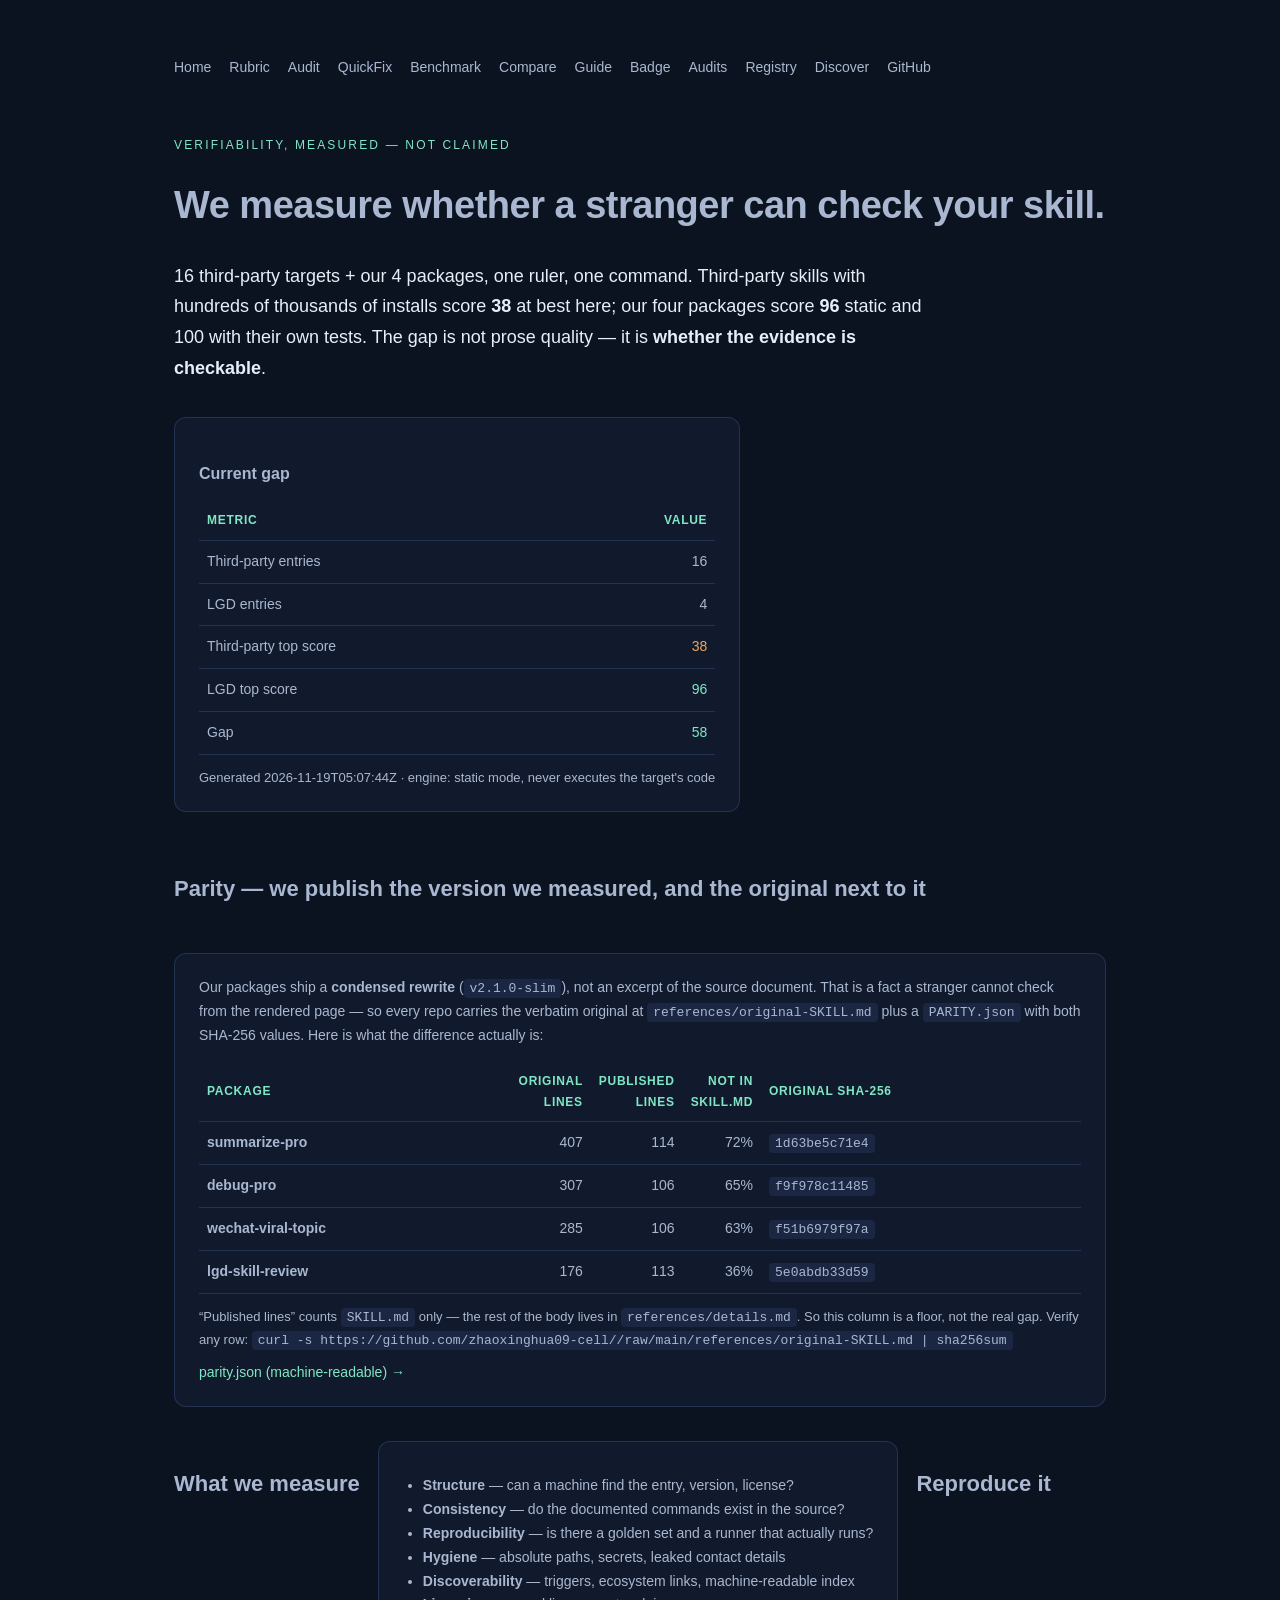
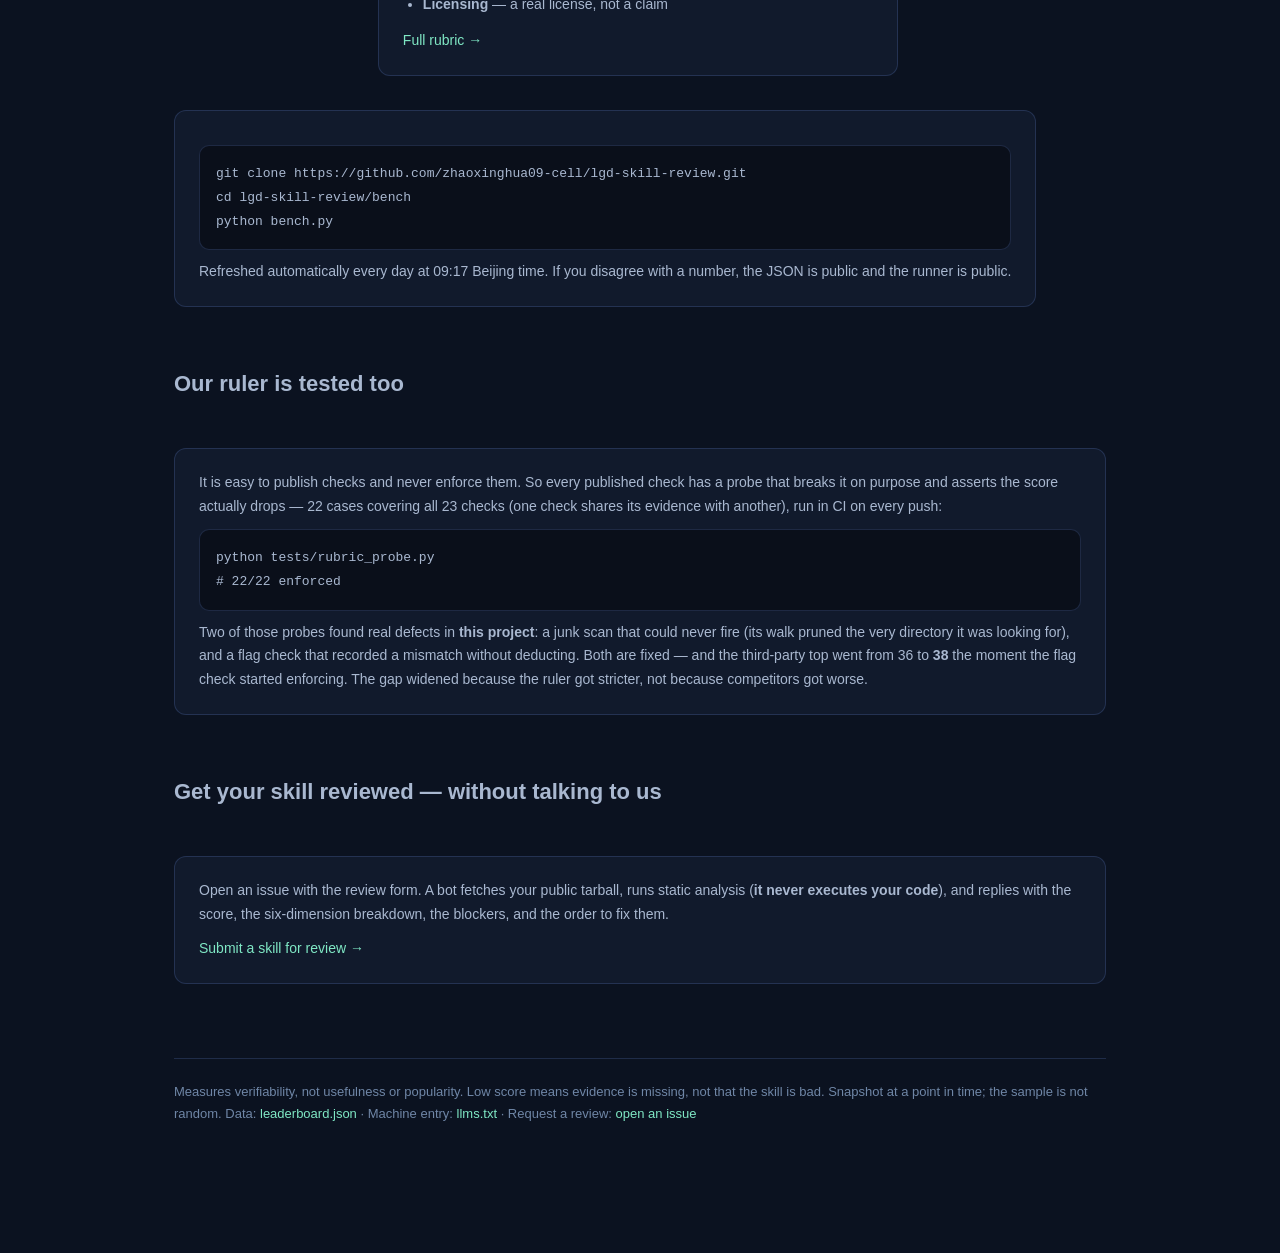
<file: skills/lgd-skill-review/docs/index.html>
<!DOCTYPE html>
<html lang="en">
<head>
<meta charset="utf-8">
<meta name="viewport" content="width=device-width,initial-scale=1">
<title>LGD SkillBench — verifiability, measured</title>
<meta name="description" content="Public benchmark for agent skills: third-party skills score 10-31, LGD packages 96-100. One command reproduces every number.">
<link rel="canonical" href="https://zhaoxinghua09-cell.github.io/lgd-skill-review/index.html">
<meta property="og:title" content="LGD SkillBench — verifiability, measured">
<meta property="og:description" content="Public benchmark for agent skills: third-party skills score 10-31, LGD packages 96-100. One command reproduces every number.">
<meta property="og:type" content="website">
<link rel="stylesheet" href="assets/site.css">
<script type="application/ld+json">{
  "@context":"https://schema.org",
  "@type":"SoftwareApplication",
  "name":"lgd-skill-review",
  "applicationCategory":"DeveloperApplication",
  "operatingSystem":"Any",
  "description":"Six-dimension verifiability auditor for agent skills. Every deduction cites evidence; every result includes a remediation order.",
  "url":"https://zhaoxinghua09-cell.github.io/lgd-skill-review/",
  "codeRepository":"https://github.com/zhaoxinghua09-cell/lgd-skill-review",
  "license":"https://opensource.org/licenses/MIT",
  "offers":{"@type":"Offer","price":"0","priceCurrency":"USD"}
}</script>

</head>
<body>
<div class="wrap">
<nav>
<nav><a href="./index.html">Home</a><a href="./rubric.html">Rubric</a><a href="./skill-review.html">Audit</a><a href="./quickfix.html">QuickFix</a><a href="./benchmark.html">Benchmark</a><a href="./compare.html">Compare</a><a href="./guide.html">Guide</a><a href="./badge.html">Badge</a><a href="./audits.html">Audits</a><a href="./registry.html">Registry</a><a href="./discover.html">Discover</a><a href="https://github.com/zhaoxinghua09-cell/lgd-skill-review">GitHub</a></nav>

<div class="kick">verifiability, measured — not claimed</div>
<h1>We measure whether a stranger can check your skill.</h1>
<p class="lead">16 third-party targets + our 4 packages, one ruler, one command. Third-party skills with
hundreds of thousands of installs score <b>38</b> at best here; our four
packages score <b>96</b> static and 100 with their own tests. The gap is not prose
quality — it is <b>whether the evidence is checkable</b>.</p>

<div class="card">
<h3>Current gap</h3>
<table>
<tr><th>Metric</th><th style="text-align:right">Value</th></tr>
<tr><td>Third-party entries</td><td class="num">16</td></tr>
<tr><td>LGD entries</td><td class="num">4</td></tr>
<tr><td>Third-party top score</td><td class="num bad">38</td></tr>
<tr><td>LGD top score</td><td class="num good">96</td></tr>
<tr><td>Gap</td><td class="num good">58</td></tr>
</table>
<p style="margin-top:12px;font-size:13px">Generated 2026-11-19T05:07:44Z · engine: static mode, never executes the target's code</p>
</div>


<h2>Parity — we publish the version we measured, and the original next to it</h2>
<div class="card">
<p>Our packages ship a <b>condensed rewrite</b> (<code>v2.1.0-slim</code>), not an excerpt of the
source document. That is a fact a stranger cannot check from the rendered page — so every repo
carries the verbatim original at <code>references/original-SKILL.md</code> plus a
<code>PARITY.json</code> with both SHA-256 values. Here is what the difference actually is:</p>
<table>
<tr><th>Package</th><th style="text-align:right">Original lines</th><th style="text-align:right">Published lines</th><th style="text-align:right">Not in SKILL.md</th><th>Original SHA-256</th></tr>
<tr><td><b>summarize-pro</b></td><td class='num'>407</td><td class='num'>114</td><td class='num'>72%</td><td><code>1d63be5c71e4</code></td></tr><tr><td><b>debug-pro</b></td><td class='num'>307</td><td class='num'>106</td><td class='num'>65%</td><td><code>f9f978c11485</code></td></tr><tr><td><b>wechat-viral-topic</b></td><td class='num'>285</td><td class='num'>106</td><td class='num'>63%</td><td><code>f51b6979f97a</code></td></tr><tr><td><b>lgd-skill-review</b></td><td class='num'>176</td><td class='num'>113</td><td class='num'>36%</td><td><code>5e0abdb33d59</code></td></tr>
</table>
<p style="margin-top:12px;font-size:13px">“Published lines” counts <code>SKILL.md</code> only — the rest of
the body lives in <code>references/details.md</code>. So this column is a floor, not the real gap.
Verify any row: <code>curl -s https://github.com/zhaoxinghua09-cell/<repo>/raw/main/references/original-SKILL.md | sha256sum</code></p>
<p style="margin-top:8px"><a class="a" href="./parity.json">parity.json (machine-readable) →</a></p>
</div>

<h2>What we measure</h2>
<div class="card">
<ul>
<li><b>Structure</b> — can a machine find the entry, version, license?</li>
<li><b>Consistency</b> — do the documented commands exist in the source?</li>
<li><b>Reproducibility</b> — is there a golden set and a runner that actually runs?</li>
<li><b>Hygiene</b> — absolute paths, secrets, leaked contact details</li>
<li><b>Discoverability</b> — triggers, ecosystem links, machine-readable index</li>
<li><b>Licensing</b> — a real license, not a claim</li>
</ul>
<p style="margin-top:12px"><a class="a" href="./rubric.html">Full rubric →</a></p>
</div>

<h2>Reproduce it</h2>
<div class="card">
<pre><code>git clone https://github.com/zhaoxinghua09-cell/lgd-skill-review.git
cd lgd-skill-review/bench
python bench.py</code></pre>
<p style="margin-top:10px">Refreshed automatically every day at 09:17 Beijing time. If you disagree with
a number, the JSON is public and the runner is public.</p>
</div>

<h2>Our ruler is tested too</h2>
<div class="card">
<p>It is easy to publish checks and never enforce them. So every published check has a probe that
breaks it on purpose and asserts the score actually drops — 22 cases covering all 23 checks (one check
shares its evidence with another), run in CI on every push:</p>
<pre style="margin-top:10px"><code>python tests/rubric_probe.py
# 22/22 enforced</code></pre>
<p style="margin-top:10px">Two of those probes found real defects in <b>this project</b>: a junk scan that
could never fire (its walk pruned the very directory it was looking for), and a flag check that
recorded a mismatch without deducting. Both are fixed — and the third-party top went from 36 to
<b>38</b> the moment the flag check started enforcing. The gap widened because the
ruler got stricter, not because competitors got worse.</p>
</div>

<h2>Get your skill reviewed — without talking to us</h2>
<div class="card">
<p>Open an issue with the review form. A bot fetches your public tarball, runs static analysis
(<b>it never executes your code</b>), and replies with the score, the six-dimension breakdown,
the blockers, and the order to fix them.</p>
<p style="margin-top:10px"><a class="a" href="https://github.com/zhaoxinghua09-cell/lgd-skill-review/issues/new?template=review-request.yml">Submit a skill for review →</a></p>
</div>

<div class="foot">
Measures verifiability, not usefulness or popularity. Low score means evidence is missing, not that the skill is bad. Snapshot at a point in time; the sample is not random. Data: <a class="a" href="https://github.com/zhaoxinghua09-cell/lgd-skill-review/blob/main/bench/leaderboard.json">leaderboard.json</a> · Machine entry: <a class="a" href="https://zhaoxinghua09-cell.github.io/lgd-skill-review/llms.txt">llms.txt</a> · Request a review: <a class="a" href="https://github.com/zhaoxinghua09-cell/lgd-skill-review/issues/new?template=review-request.yml">open an issue</a>
</div>
</div>
</body>
</html>
</file>
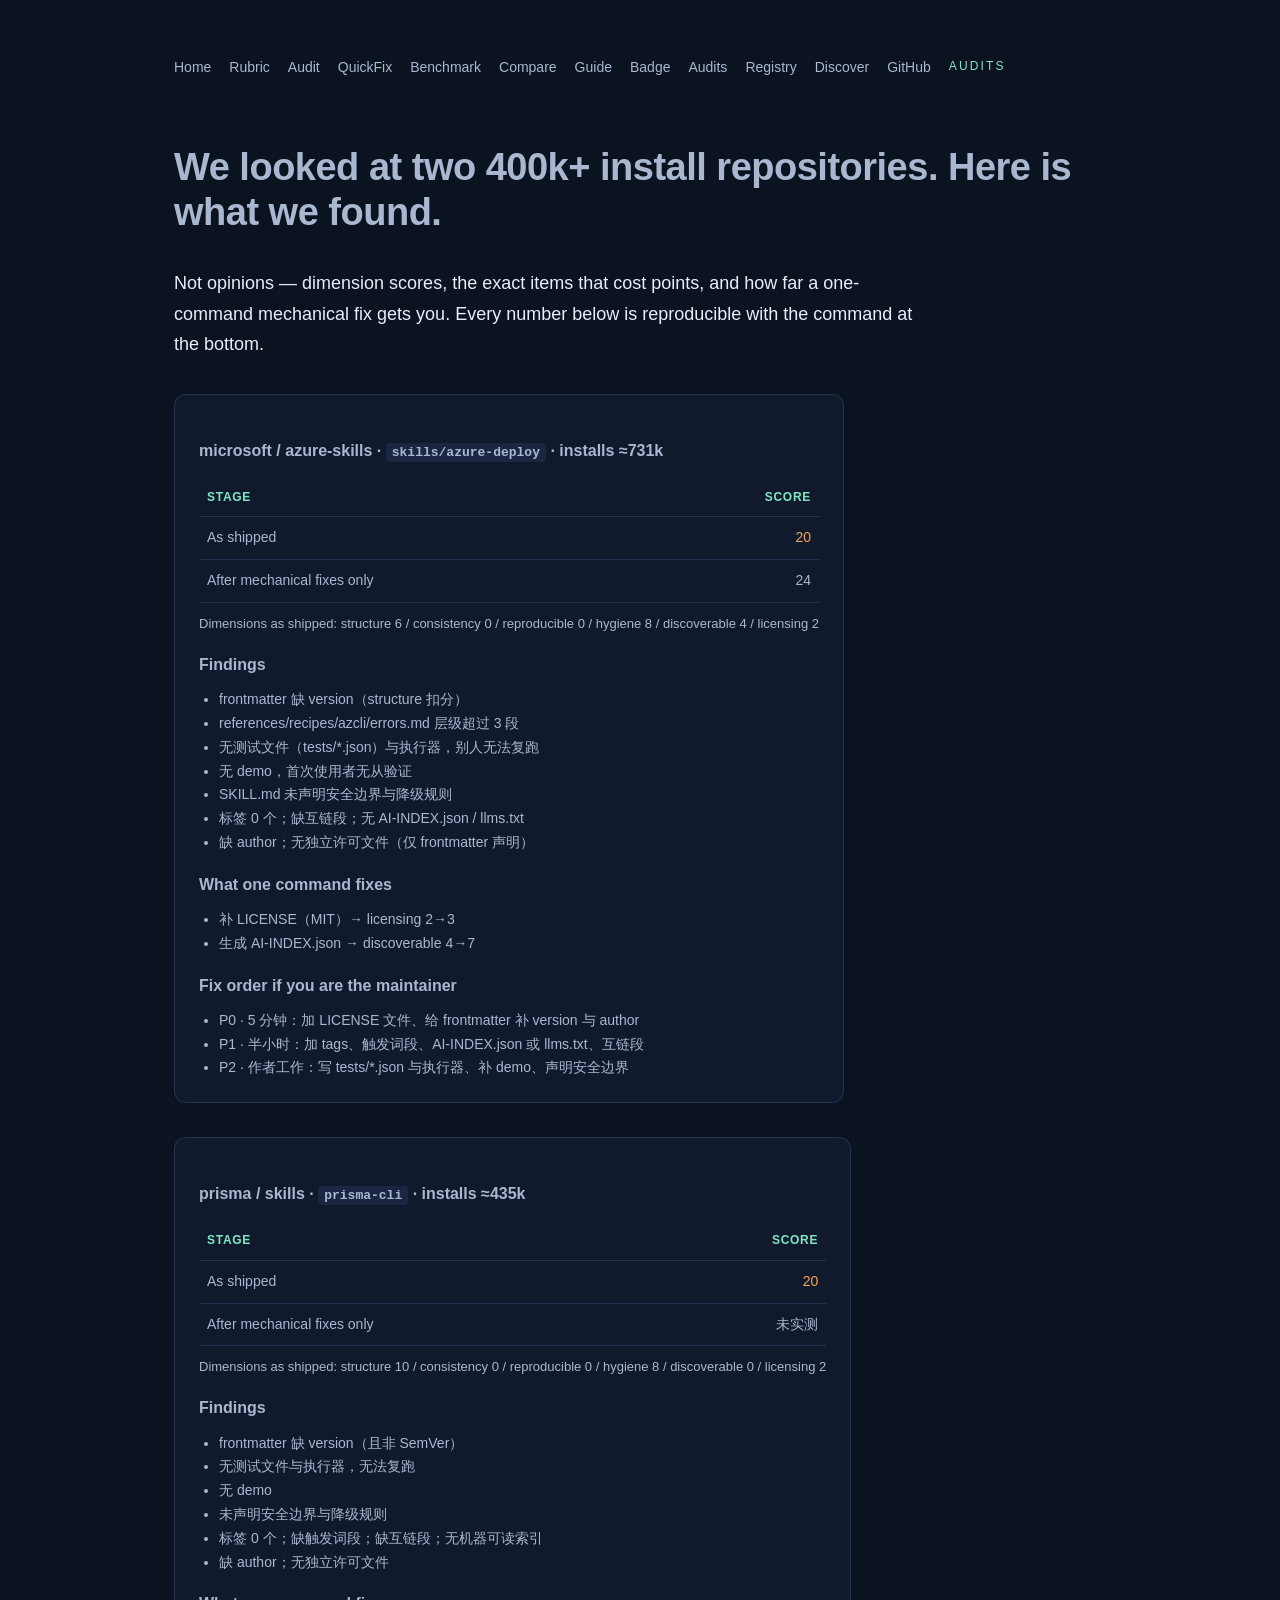
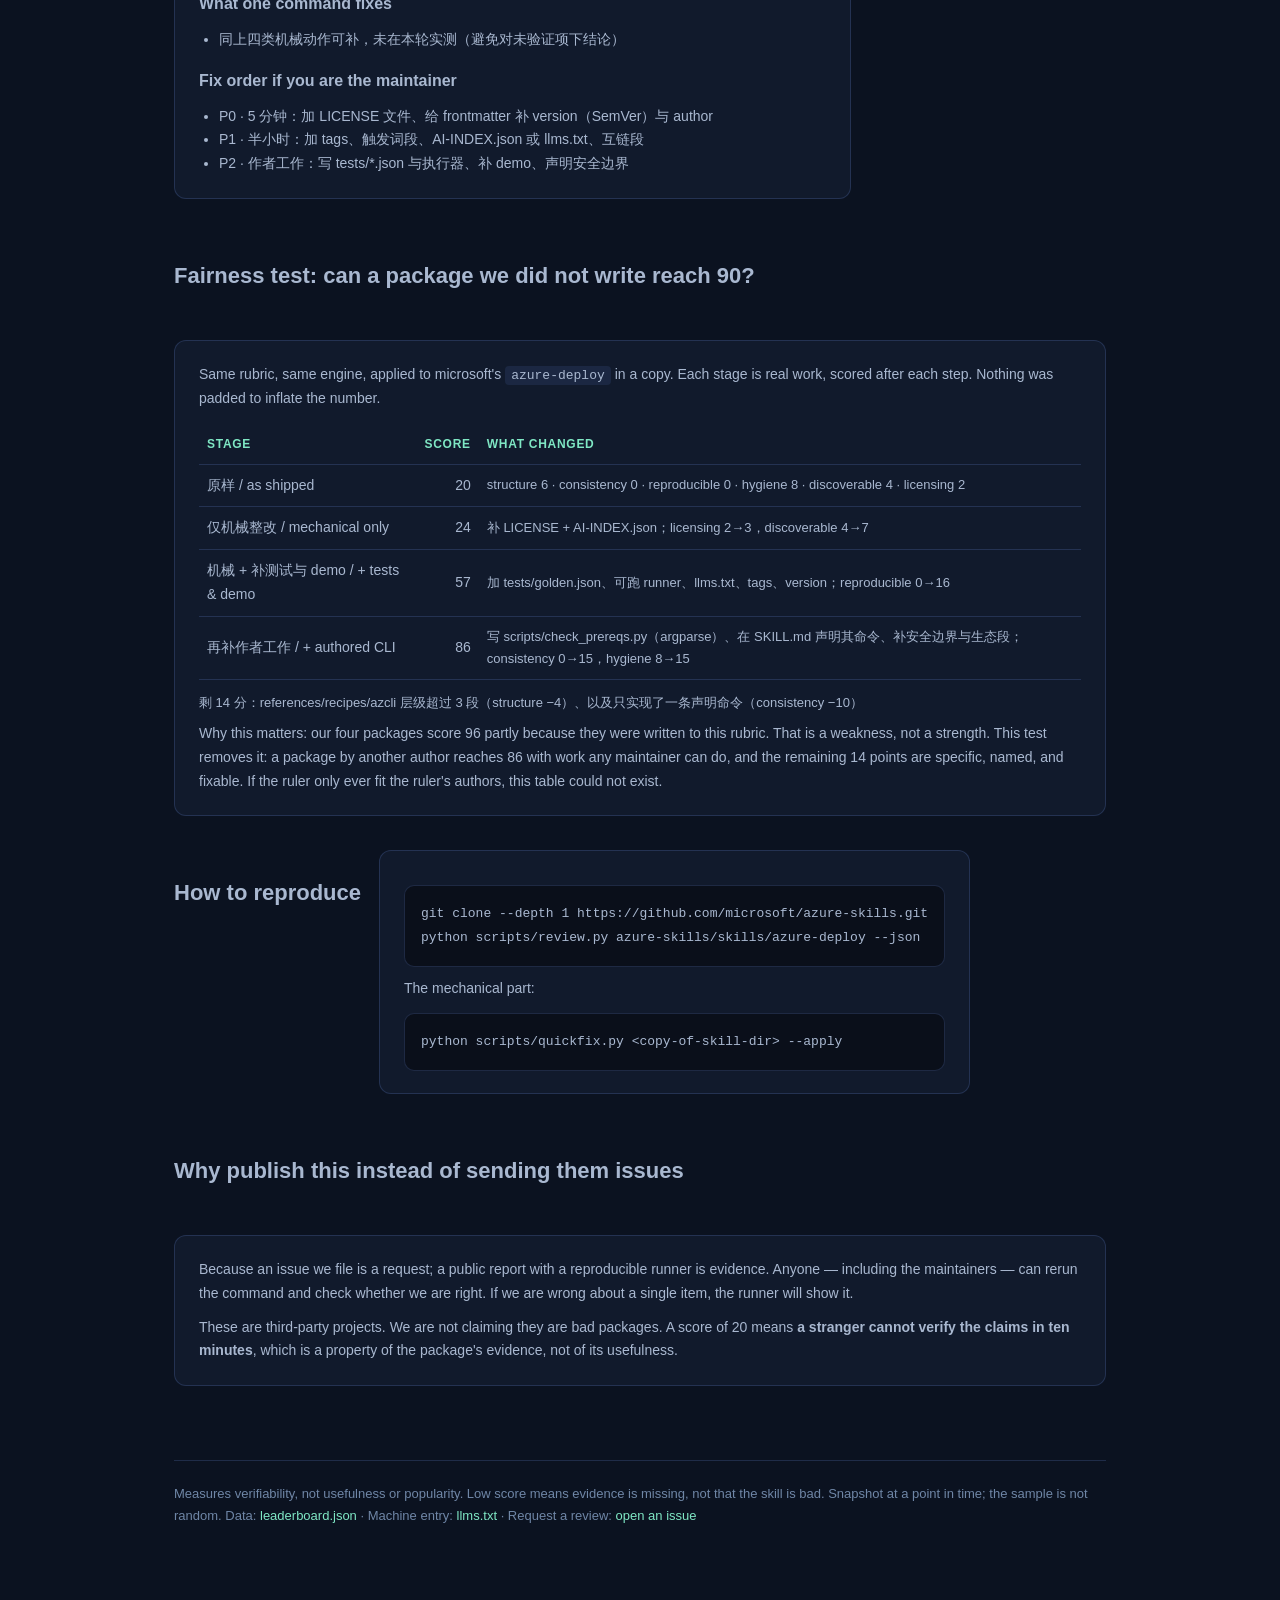
<file: skills/lgd-skill-review/docs/audits.html>
<!DOCTYPE html>
<html lang="en">
<head>
<meta charset="utf-8">
<meta name="viewport" content="width=device-width,initial-scale=1">
<title>Audits — two large public repos, real findings</title>
<meta name="description" content="Full-dimension audits of microsoft/azure-skills and prisma/skills, with the findings and the part that one command can fix.">
<link rel="canonical" href="https://zhaoxinghua09-cell.github.io/lgd-skill-review/audits.html">
<meta property="og:title" content="Audits — two large public repos, real findings">
<meta property="og:description" content="Full-dimension audits of microsoft/azure-skills and prisma/skills, with the findings and the part that one command can fix.">
<meta property="og:type" content="website">
<link rel="stylesheet" href="assets/site.css">
<script type="application/ld+json">{
  "@context":"https://schema.org",
  "@type":"SoftwareApplication",
  "name":"lgd-skill-review",
  "applicationCategory":"DeveloperApplication",
  "operatingSystem":"Any",
  "description":"Six-dimension verifiability auditor for agent skills. Every deduction cites evidence; every result includes a remediation order.",
  "url":"https://zhaoxinghua09-cell.github.io/lgd-skill-review/",
  "codeRepository":"https://github.com/zhaoxinghua09-cell/lgd-skill-review",
  "license":"https://opensource.org/licenses/MIT",
  "offers":{"@type":"Offer","price":"0","priceCurrency":"USD"}
}</script>

</head>
<body>
<div class="wrap">
<nav>
<nav><a href="./index.html">Home</a><a href="./rubric.html">Rubric</a><a href="./skill-review.html">Audit</a><a href="./quickfix.html">QuickFix</a><a href="./benchmark.html">Benchmark</a><a href="./compare.html">Compare</a><a href="./guide.html">Guide</a><a href="./badge.html">Badge</a><a href="./audits.html">Audits</a><a href="./registry.html">Registry</a><a href="./discover.html">Discover</a><a href="https://github.com/zhaoxinghua09-cell/lgd-skill-review">GitHub</a></nav>

<div class="kick">audits</div>
<h1>We looked at two 400k+ install repositories. Here is what we found.</h1>
<p class="lead">Not opinions — dimension scores, the exact items that cost points, and how far a
one-command mechanical fix gets you. Every number below is reproducible with the command at the bottom.</p>

<div class="card">
<h3>microsoft / azure-skills · <code>skills/azure-deploy</code> · installs ≈731k</h3>
<table>
<tr><th>Stage</th><th style="text-align:right">Score</th></tr>
<tr><td>As shipped</td><td class="num bad">20</td></tr>
<tr><td>After mechanical fixes only</td><td class="num">24</td></tr>
</table>
<p style="margin-top:10px;font-size:13px">Dimensions as shipped: structure 6 / consistency 0 / reproducible 0 / hygiene 8 / discoverable 4 / licensing 2</p>
<h3 style="margin-top:16px">Findings</h3><ul><li>frontmatter 缺 version（structure 扣分）</li><li>references/recipes/azcli/errors.md 层级超过 3 段</li><li>无测试文件（tests/*.json）与执行器，别人无法复跑</li><li>无 demo，首次使用者无从验证</li><li>SKILL.md 未声明安全边界与降级规则</li><li>标签 0 个；缺互链段；无 AI-INDEX.json / llms.txt</li><li>缺 author；无独立许可文件（仅 frontmatter 声明）</li></ul>
<h3 style="margin-top:16px">What one command fixes</h3><ul><li>补 LICENSE（MIT）→ licensing 2→3</li><li>生成 AI-INDEX.json → discoverable 4→7</li></ul>
<h3 style="margin-top:16px">Fix order if you are the maintainer</h3><ul><li>P0 · 5 分钟：加 LICENSE 文件、给 frontmatter 补 version 与 author</li><li>P1 · 半小时：加 tags、触发词段、AI-INDEX.json 或 llms.txt、互链段</li><li>P2 · 作者工作：写 tests/*.json 与执行器、补 demo、声明安全边界</li></ul>
</div>

<div class="card">
<h3>prisma / skills · <code>prisma-cli</code> · installs ≈435k</h3>
<table>
<tr><th>Stage</th><th style="text-align:right">Score</th></tr>
<tr><td>As shipped</td><td class="num bad">20</td></tr>
<tr><td>After mechanical fixes only</td><td class="num">未实测</td></tr>
</table>
<p style="margin-top:10px;font-size:13px">Dimensions as shipped: structure 10 / consistency 0 / reproducible 0 / hygiene 8 / discoverable 0 / licensing 2</p>
<h3 style="margin-top:16px">Findings</h3><ul><li>frontmatter 缺 version（且非 SemVer）</li><li>无测试文件与执行器，无法复跑</li><li>无 demo</li><li>未声明安全边界与降级规则</li><li>标签 0 个；缺触发词段；缺互链段；无机器可读索引</li><li>缺 author；无独立许可文件</li></ul>
<h3 style="margin-top:16px">What one command fixes</h3><ul><li>同上四类机械动作可补，未在本轮实测（避免对未验证项下结论）</li></ul>
<h3 style="margin-top:16px">Fix order if you are the maintainer</h3><ul><li>P0 · 5 分钟：加 LICENSE 文件、给 frontmatter 补 version（SemVer）与 author</li><li>P1 · 半小时：加 tags、触发词段、AI-INDEX.json 或 llms.txt、互链段</li><li>P2 · 作者工作：写 tests/*.json 与执行器、补 demo、声明安全边界</li></ul>
</div>

<h2>Fairness test: can a package we did not write reach 90?</h2>
<div class="card">
<p>Same rubric, same engine, applied to microsoft's <code>azure-deploy</code> in a copy. Each stage is
real work, scored after each step. Nothing was padded to inflate the number.</p>
<table><tr><th>stage</th><th style="text-align:right">score</th><th>what changed</th></tr>
<tr><td>原样 / as shipped</td><td class='num'>20</td><td style='font-size:13px'>structure 6 · consistency 0 · reproducible 0 · hygiene 8 · discoverable 4 · licensing 2</td></tr><tr><td>仅机械整改 / mechanical only</td><td class='num'>24</td><td style='font-size:13px'>补 LICENSE + AI-INDEX.json；licensing 2→3，discoverable 4→7</td></tr><tr><td>机械 + 补测试与 demo / + tests & demo</td><td class='num'>57</td><td style='font-size:13px'>加 tests/golden.json、可跑 runner、llms.txt、tags、version；reproducible 0→16</td></tr><tr><td>再补作者工作 / + authored CLI</td><td class='num'>86</td><td style='font-size:13px'>写 scripts/check_prereqs.py（argparse）、在 SKILL.md 声明其命令、补安全边界与生态段；consistency 0→15，hygiene 8→15</td></tr>
</table>
<p style="margin-top:12px;font-size:13px">剩 14 分：references/recipes/azcli 层级超过 3 段（structure −4）、以及只实现了一条声明命令（consistency −10）</p>
<p style="margin-top:8px">Why this matters: our four packages score 96 partly because they were
written to this rubric. That is a weakness, not a strength. This test removes it: a package by another
author reaches 86 with work any maintainer can do, and the remaining 14 points are specific, named,
and fixable. If the ruler only ever fit the ruler's authors, this table could not exist.</p>
</div>

<h2>How to reproduce</h2>
<div class="card"><pre><code>git clone --depth 1 https://github.com/microsoft/azure-skills.git
python scripts/review.py azure-skills/skills/azure-deploy --json</code></pre>
<p style="margin-top:10px">The mechanical part:</p>
<pre><code>python scripts/quickfix.py &lt;copy-of-skill-dir&gt; --apply</code></pre>
</div>

<h2>Why publish this instead of sending them issues</h2>
<div class="card"><p>Because an issue we file is a request; a public report with a reproducible runner
is evidence. Anyone — including the maintainers — can rerun the command and check whether we are right.
If we are wrong about a single item, the runner will show it.</p>
<p style="margin-top:10px">These are third-party projects. We are not claiming they are bad packages.
A score of 20 means <b>a stranger cannot verify the claims in ten minutes</b>, which is a property of
the package's evidence, not of its usefulness.</p></div>

<div class="foot">
Measures verifiability, not usefulness or popularity. Low score means evidence is missing, not that the skill is bad. Snapshot at a point in time; the sample is not random. Data: <a class="a" href="https://github.com/zhaoxinghua09-cell/lgd-skill-review/blob/main/bench/leaderboard.json">leaderboard.json</a> · Machine entry: <a class="a" href="https://zhaoxinghua09-cell.github.io/lgd-skill-review/llms.txt">llms.txt</a> · Request a review: <a class="a" href="https://github.com/zhaoxinghua09-cell/lgd-skill-review/issues/new?template=review-request.yml">open an issue</a>
</div>
</div>
</body>
</html>
</file>
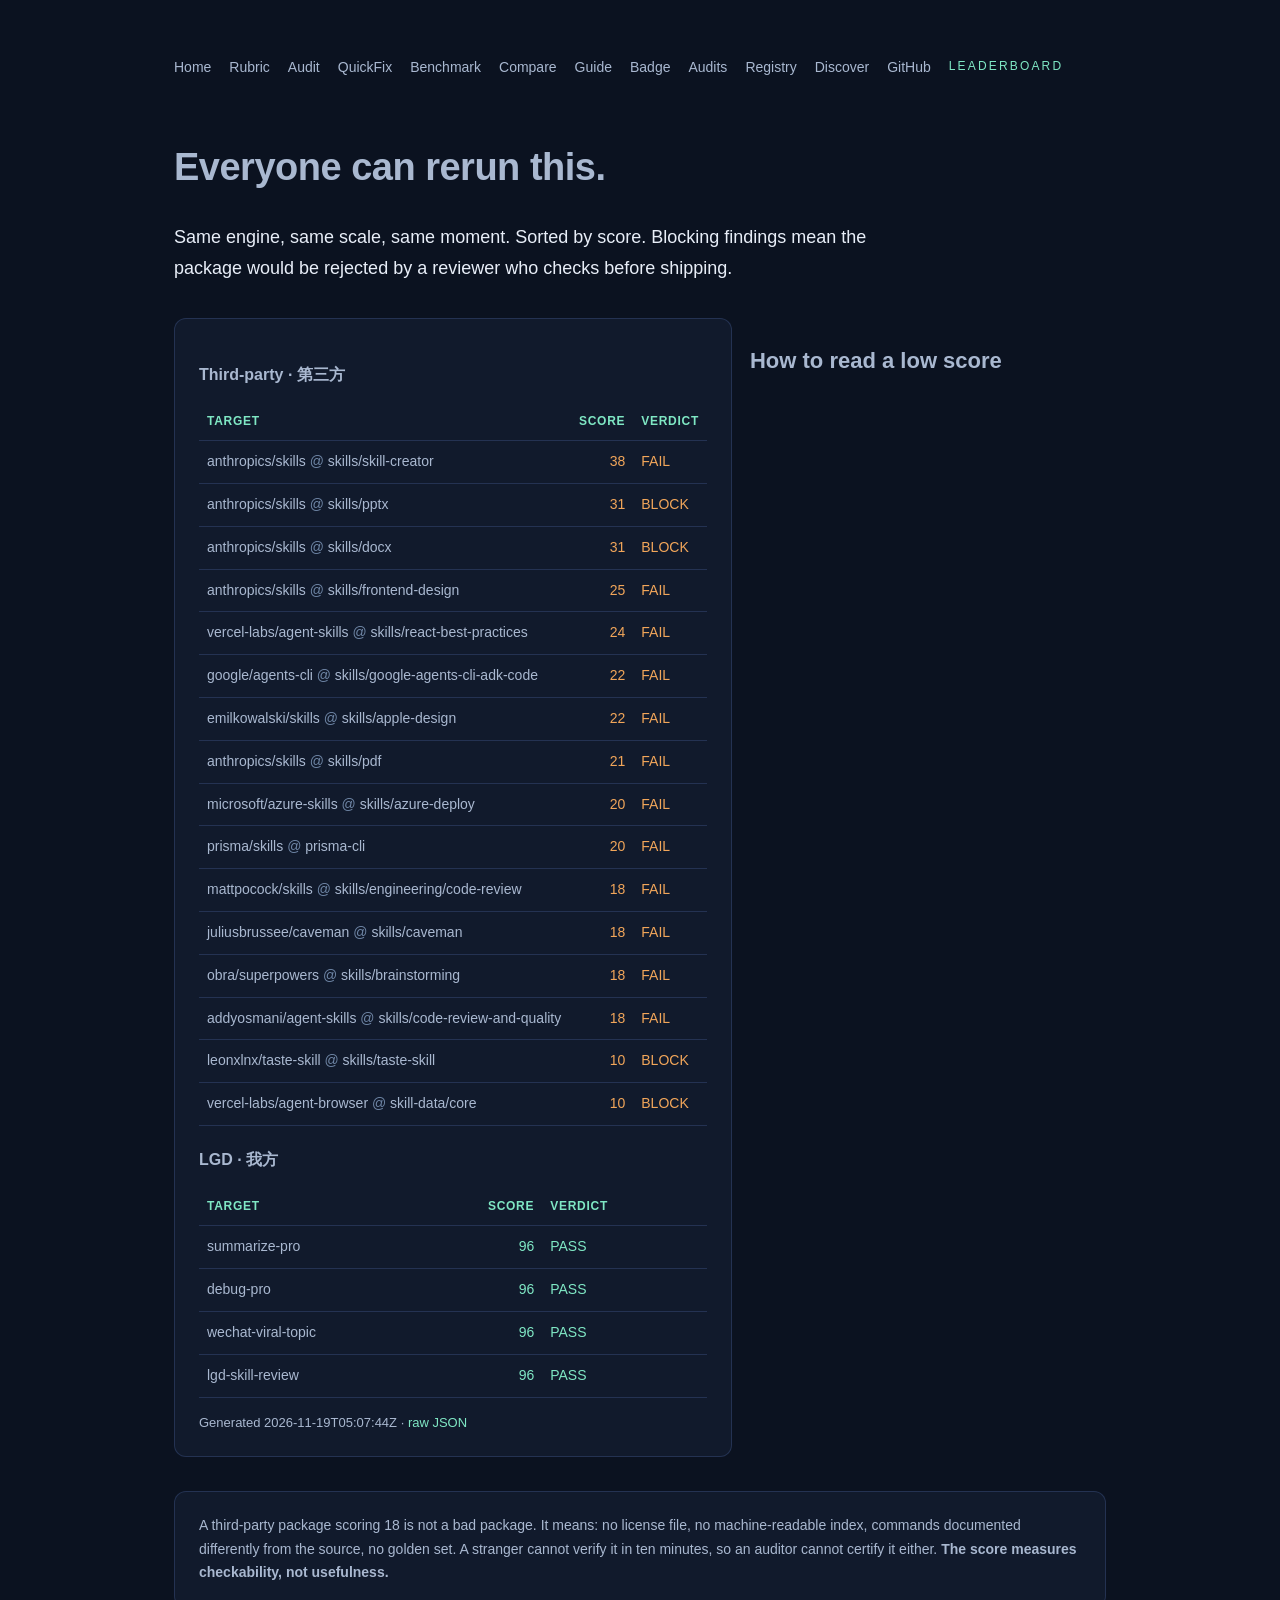
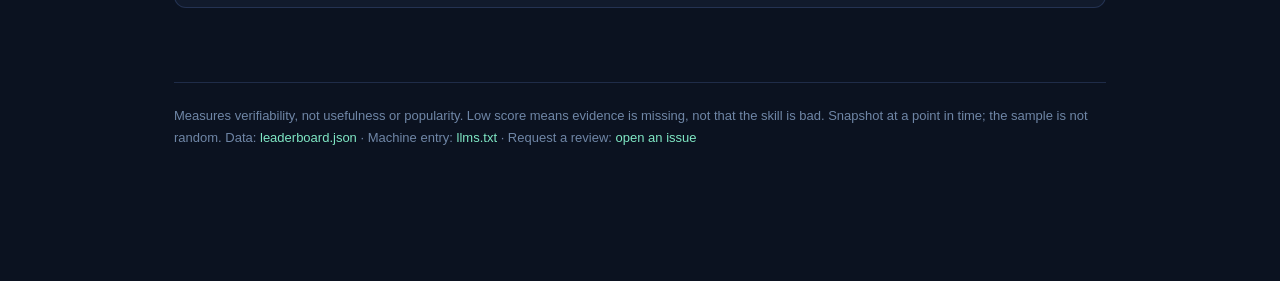
<file: skills/lgd-skill-review/docs/benchmark.html>
<!DOCTYPE html>
<html lang="en">
<head>
<meta charset="utf-8">
<meta name="viewport" content="width=device-width,initial-scale=1">
<title>Benchmark — every number is reproducible</title>
<meta name="description" content="Full leaderboard of 20 public targets (16 third-party) with scores, verdicts and blockers.">
<link rel="canonical" href="https://zhaoxinghua09-cell.github.io/lgd-skill-review/benchmark.html">
<meta property="og:title" content="Benchmark — every number is reproducible">
<meta property="og:description" content="Full leaderboard of 20 public targets (16 third-party) with scores, verdicts and blockers.">
<meta property="og:type" content="website">
<link rel="stylesheet" href="assets/site.css">
<script type="application/ld+json">{
  "@context":"https://schema.org",
  "@type":"SoftwareApplication",
  "name":"lgd-skill-review",
  "applicationCategory":"DeveloperApplication",
  "operatingSystem":"Any",
  "description":"Six-dimension verifiability auditor for agent skills. Every deduction cites evidence; every result includes a remediation order.",
  "url":"https://zhaoxinghua09-cell.github.io/lgd-skill-review/",
  "codeRepository":"https://github.com/zhaoxinghua09-cell/lgd-skill-review",
  "license":"https://opensource.org/licenses/MIT",
  "offers":{"@type":"Offer","price":"0","priceCurrency":"USD"}
}</script>

</head>
<body>
<div class="wrap">
<nav>
<nav><a href="./index.html">Home</a><a href="./rubric.html">Rubric</a><a href="./skill-review.html">Audit</a><a href="./quickfix.html">QuickFix</a><a href="./benchmark.html">Benchmark</a><a href="./compare.html">Compare</a><a href="./guide.html">Guide</a><a href="./badge.html">Badge</a><a href="./audits.html">Audits</a><a href="./registry.html">Registry</a><a href="./discover.html">Discover</a><a href="https://github.com/zhaoxinghua09-cell/lgd-skill-review">GitHub</a></nav>

<div class="kick">leaderboard</div>
<h1>Everyone can rerun this.</h1>
<p class="lead">Same engine, same scale, same moment. Sorted by score. Blocking findings mean the
package would be rejected by a reviewer who checks before shipping.</p>
<div class="card"><h3>Third-party · 第三方</h3><table><tr><th>Target</th><th style="text-align:right">Score</th><th>Verdict</th></tr>
<tr><td>anthropics/skills <span style='color:#6f86a6'>@</span> skills/skill-creator</td><td class='num bad'>38</td><td class='bad'>FAIL</td></tr>
<tr><td>anthropics/skills <span style='color:#6f86a6'>@</span> skills/pptx</td><td class='num bad'>31</td><td class='bad'>BLOCK</td></tr>
<tr><td>anthropics/skills <span style='color:#6f86a6'>@</span> skills/docx</td><td class='num bad'>31</td><td class='bad'>BLOCK</td></tr>
<tr><td>anthropics/skills <span style='color:#6f86a6'>@</span> skills/frontend-design</td><td class='num bad'>25</td><td class='bad'>FAIL</td></tr>
<tr><td>vercel-labs/agent-skills <span style='color:#6f86a6'>@</span> skills/react-best-practices</td><td class='num bad'>24</td><td class='bad'>FAIL</td></tr>
<tr><td>google/agents-cli <span style='color:#6f86a6'>@</span> skills/google-agents-cli-adk-code</td><td class='num bad'>22</td><td class='bad'>FAIL</td></tr>
<tr><td>emilkowalski/skills <span style='color:#6f86a6'>@</span> skills/apple-design</td><td class='num bad'>22</td><td class='bad'>FAIL</td></tr>
<tr><td>anthropics/skills <span style='color:#6f86a6'>@</span> skills/pdf</td><td class='num bad'>21</td><td class='bad'>FAIL</td></tr>
<tr><td>microsoft/azure-skills <span style='color:#6f86a6'>@</span> skills/azure-deploy</td><td class='num bad'>20</td><td class='bad'>FAIL</td></tr>
<tr><td>prisma/skills <span style='color:#6f86a6'>@</span> prisma-cli</td><td class='num bad'>20</td><td class='bad'>FAIL</td></tr>
<tr><td>mattpocock/skills <span style='color:#6f86a6'>@</span> skills/engineering/code-review</td><td class='num bad'>18</td><td class='bad'>FAIL</td></tr>
<tr><td>juliusbrussee/caveman <span style='color:#6f86a6'>@</span> skills/caveman</td><td class='num bad'>18</td><td class='bad'>FAIL</td></tr>
<tr><td>obra/superpowers <span style='color:#6f86a6'>@</span> skills/brainstorming</td><td class='num bad'>18</td><td class='bad'>FAIL</td></tr>
<tr><td>addyosmani/agent-skills <span style='color:#6f86a6'>@</span> skills/code-review-and-quality</td><td class='num bad'>18</td><td class='bad'>FAIL</td></tr>
<tr><td>leonxlnx/taste-skill <span style='color:#6f86a6'>@</span> skills/taste-skill</td><td class='num bad'>10</td><td class='bad'>BLOCK</td></tr>
<tr><td>vercel-labs/agent-browser <span style='color:#6f86a6'>@</span> skill-data/core</td><td class='num bad'>10</td><td class='bad'>BLOCK</td></tr>
</table>
<h3>LGD · 我方</h3><table><tr><th>Target</th><th style="text-align:right">Score</th><th>Verdict</th></tr>
<tr><td>summarize-pro</td><td class='num good'>96</td><td class='good'>PASS</td></tr>
<tr><td>debug-pro</td><td class='num good'>96</td><td class='good'>PASS</td></tr>
<tr><td>wechat-viral-topic</td><td class='num good'>96</td><td class='good'>PASS</td></tr>
<tr><td>lgd-skill-review</td><td class='num good'>96</td><td class='good'>PASS</td></tr>
</table>
<p style="margin-top:14px;font-size:13px">Generated 2026-11-19T05:07:44Z ·
<a class="a" href="https://github.com/zhaoxinghua09-cell/lgd-skill-review/blob/main/bench/leaderboard.json">raw JSON</a></p>
</div>
<h2>How to read a low score</h2>
<div class="card"><p>A third-party package scoring 18 is not a bad package. It means: no license file,
no machine-readable index, commands documented differently from the source, no golden set. A stranger
cannot verify it in ten minutes, so an auditor cannot certify it either. <b>The score measures
checkability, not usefulness.</b></p></div>

<div class="foot">
Measures verifiability, not usefulness or popularity. Low score means evidence is missing, not that the skill is bad. Snapshot at a point in time; the sample is not random. Data: <a class="a" href="https://github.com/zhaoxinghua09-cell/lgd-skill-review/blob/main/bench/leaderboard.json">leaderboard.json</a> · Machine entry: <a class="a" href="https://zhaoxinghua09-cell.github.io/lgd-skill-review/llms.txt">llms.txt</a> · Request a review: <a class="a" href="https://github.com/zhaoxinghua09-cell/lgd-skill-review/issues/new?template=review-request.yml">open an issue</a>
</div>
</div>
</body>
</html>
</file>
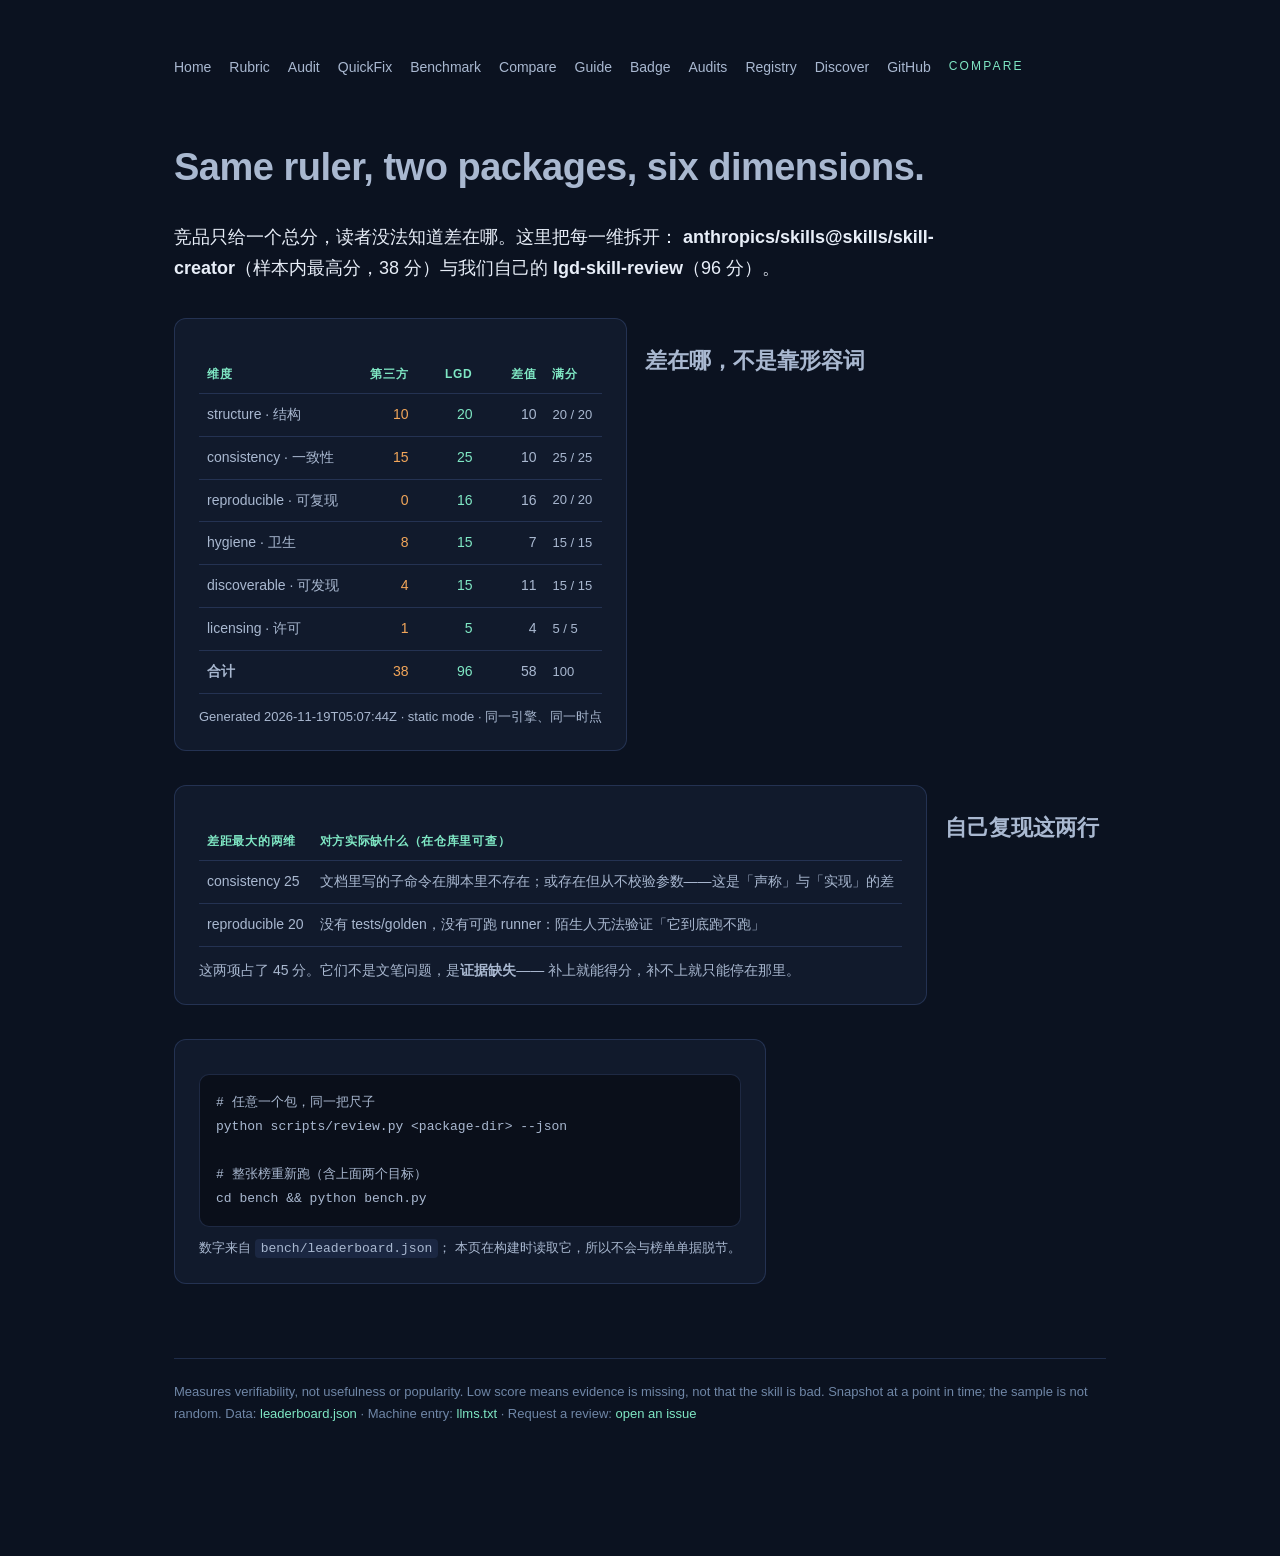
<file: skills/lgd-skill-review/docs/compare.html>
<!DOCTYPE html>
<html lang="en">
<head>
<meta charset="utf-8">
<meta name="viewport" content="width=device-width,initial-scale=1">
<title>Compare — where the difference actually is</title>
<meta name="description" content="The strongest third-party skill in the sample and our own package, dimension by dimension. Same engine, same moment, both reproducible.">
<link rel="canonical" href="https://zhaoxinghua09-cell.github.io/lgd-skill-review/compare.html">
<meta property="og:title" content="Compare — where the difference actually is">
<meta property="og:description" content="The strongest third-party skill in the sample and our own package, dimension by dimension. Same engine, same moment, both reproducible.">
<meta property="og:type" content="website">
<link rel="stylesheet" href="assets/site.css">
<script type="application/ld+json">{
  "@context":"https://schema.org",
  "@type":"SoftwareApplication",
  "name":"lgd-skill-review",
  "applicationCategory":"DeveloperApplication",
  "operatingSystem":"Any",
  "description":"Six-dimension verifiability auditor for agent skills. Every deduction cites evidence; every result includes a remediation order.",
  "url":"https://zhaoxinghua09-cell.github.io/lgd-skill-review/",
  "codeRepository":"https://github.com/zhaoxinghua09-cell/lgd-skill-review",
  "license":"https://opensource.org/licenses/MIT",
  "offers":{"@type":"Offer","price":"0","priceCurrency":"USD"}
}</script>

</head>
<body>
<div class="wrap">
<nav>
<nav><a href="./index.html">Home</a><a href="./rubric.html">Rubric</a><a href="./skill-review.html">Audit</a><a href="./quickfix.html">QuickFix</a><a href="./benchmark.html">Benchmark</a><a href="./compare.html">Compare</a><a href="./guide.html">Guide</a><a href="./badge.html">Badge</a><a href="./audits.html">Audits</a><a href="./registry.html">Registry</a><a href="./discover.html">Discover</a><a href="https://github.com/zhaoxinghua09-cell/lgd-skill-review">GitHub</a></nav>

<div class="kick">compare</div>
<h1>Same ruler, two packages, six dimensions.</h1>
<p class="lead">竞品只给一个总分，读者没法知道差在哪。这里把每一维拆开：
<b>anthropics/skills@skills/skill-creator</b>（样本内最高分，38 分）与我们自己的
<b>lgd-skill-review</b>（96 分）。</p>

<div class="card"><table>
<tr><th>维度</th><th style="text-align:right">第三方</th><th style="text-align:right">LGD</th>
<th style="text-align:right">差值</th><th>满分</th></tr>
<tr><td>structure · 结构</td><td class="num bad">10</td><td class="num good">20</td><td class="num">10</td><td style="font-size:13px">20 / 20</td></tr><tr><td>consistency · 一致性</td><td class="num bad">15</td><td class="num good">25</td><td class="num">10</td><td style="font-size:13px">25 / 25</td></tr><tr><td>reproducible · 可复现</td><td class="num bad">0</td><td class="num good">16</td><td class="num">16</td><td style="font-size:13px">20 / 20</td></tr><tr><td>hygiene · 卫生</td><td class="num bad">8</td><td class="num good">15</td><td class="num">7</td><td style="font-size:13px">15 / 15</td></tr><tr><td>discoverable · 可发现</td><td class="num bad">4</td><td class="num good">15</td><td class="num">11</td><td style="font-size:13px">15 / 15</td></tr><tr><td>licensing · 许可</td><td class="num bad">1</td><td class="num good">5</td><td class="num">4</td><td style="font-size:13px">5 / 5</td></tr>
<tr><td><b>合计</b></td><td class="num bad">38</td><td class="num good">96</td>
<td class="num">58</td><td style="font-size:13px">100</td></tr>
</table>
<p style="margin-top:12px;font-size:13px">Generated 2026-11-19T05:07:44Z · static mode · 同一引擎、同一时点</p></div>

<h2>差在哪，不是靠形容词</h2>
<div class="card"><table>
<tr><th>差距最大的两维</th><th>对方实际缺什么（在仓库里可查）</th></tr>
<tr><td>consistency 25</td><td>文档里写的子命令在脚本里不存在；或存在但从不校验参数——这是「声称」与「实现」的差</td></tr>
<tr><td>reproducible 20</td><td>没有 tests/golden，没有可跑 runner：陌生人无法验证「它到底跑不跑」</td></tr>
</table>
<p style="margin-top:12px">这两项占了 45 分。它们不是文笔问题，是<b>证据缺失</b>——
补上就能得分，补不上就只能停在那里。</p></div>

<h2>自己复现这两行</h2>
<div class="card"><pre><code># 任意一个包，同一把尺子
python scripts/review.py &lt;package-dir&gt; --json

# 整张榜重新跑（含上面两个目标）
cd bench &amp;&amp; python bench.py</code></pre>
<p style="margin-top:10px;font-size:13px">数字来自 <code>bench/leaderboard.json</code>；
本页在构建时读取它，所以不会与榜单单据脱节。</p></div>

<div class="foot">
Measures verifiability, not usefulness or popularity. Low score means evidence is missing, not that the skill is bad. Snapshot at a point in time; the sample is not random. Data: <a class="a" href="https://github.com/zhaoxinghua09-cell/lgd-skill-review/blob/main/bench/leaderboard.json">leaderboard.json</a> · Machine entry: <a class="a" href="https://zhaoxinghua09-cell.github.io/lgd-skill-review/llms.txt">llms.txt</a> · Request a review: <a class="a" href="https://github.com/zhaoxinghua09-cell/lgd-skill-review/issues/new?template=review-request.yml">open an issue</a>
</div>
</div>
</body>
</html>
</file>
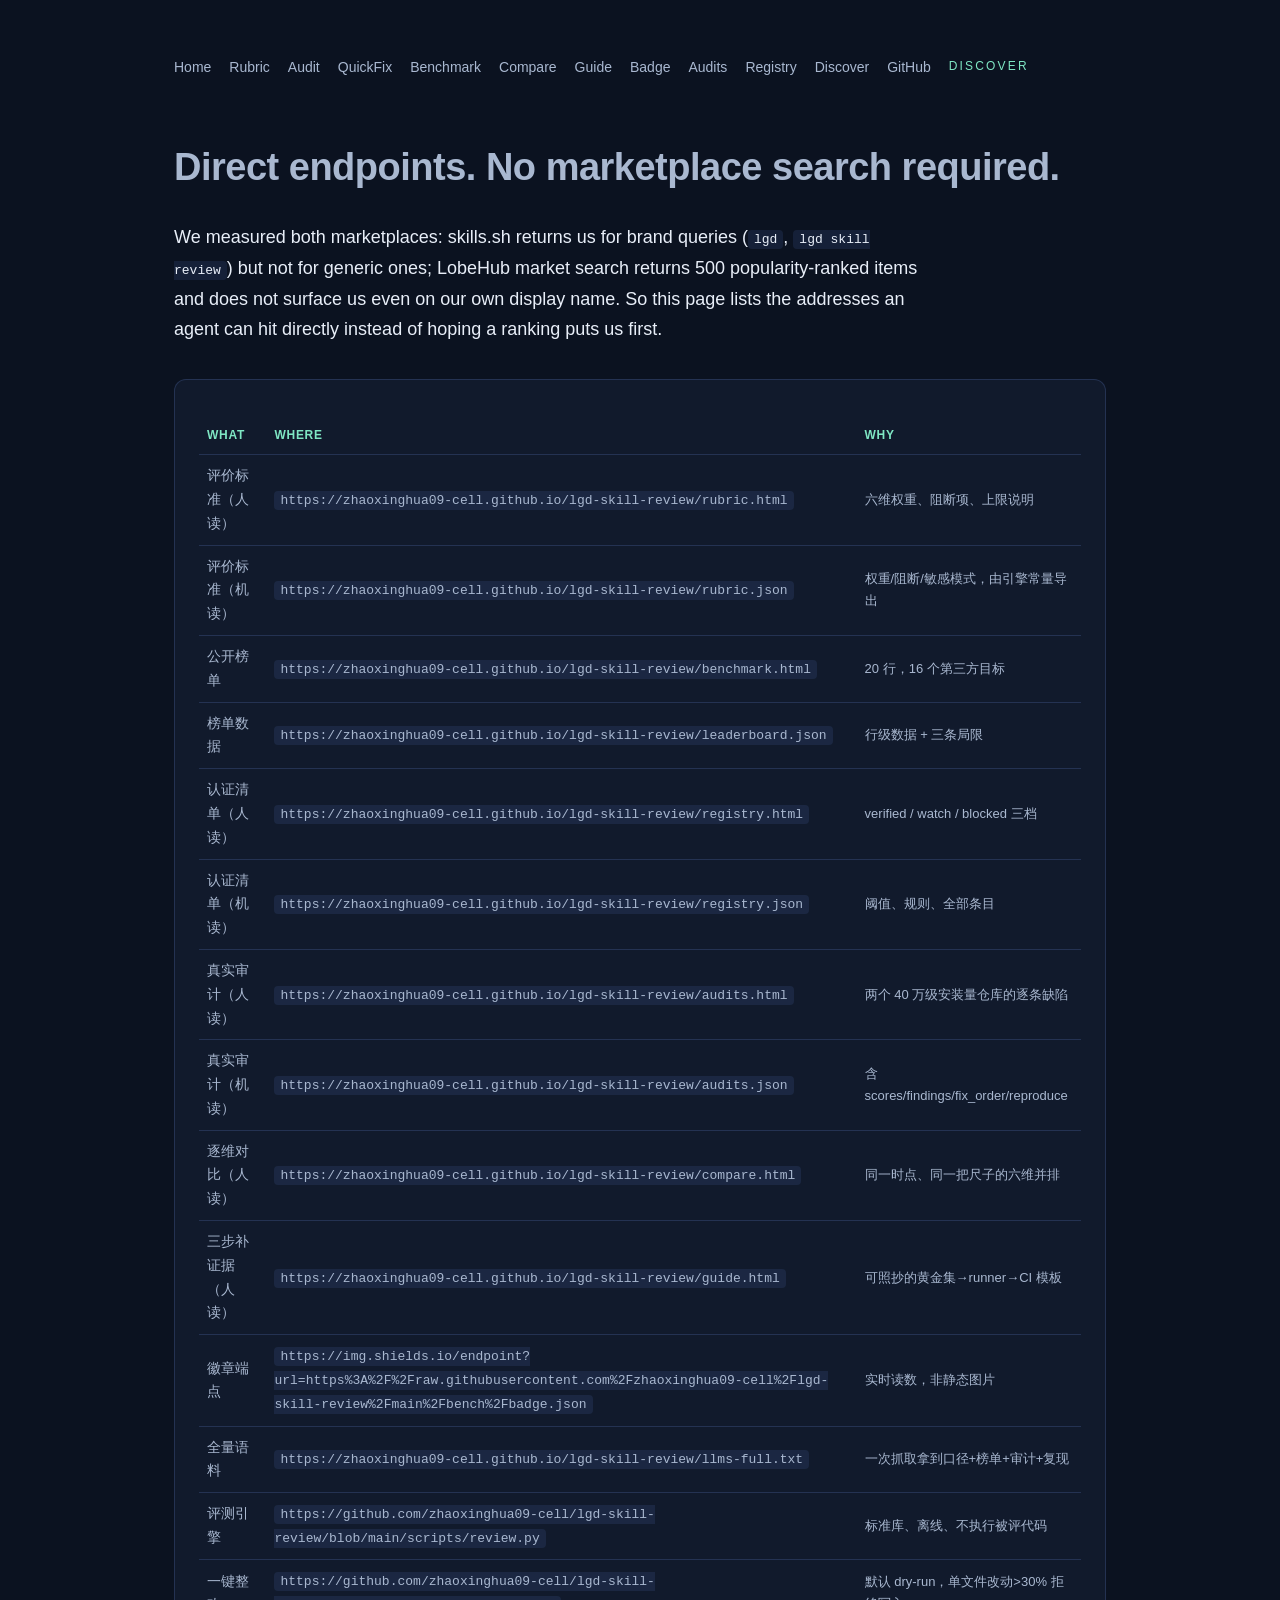
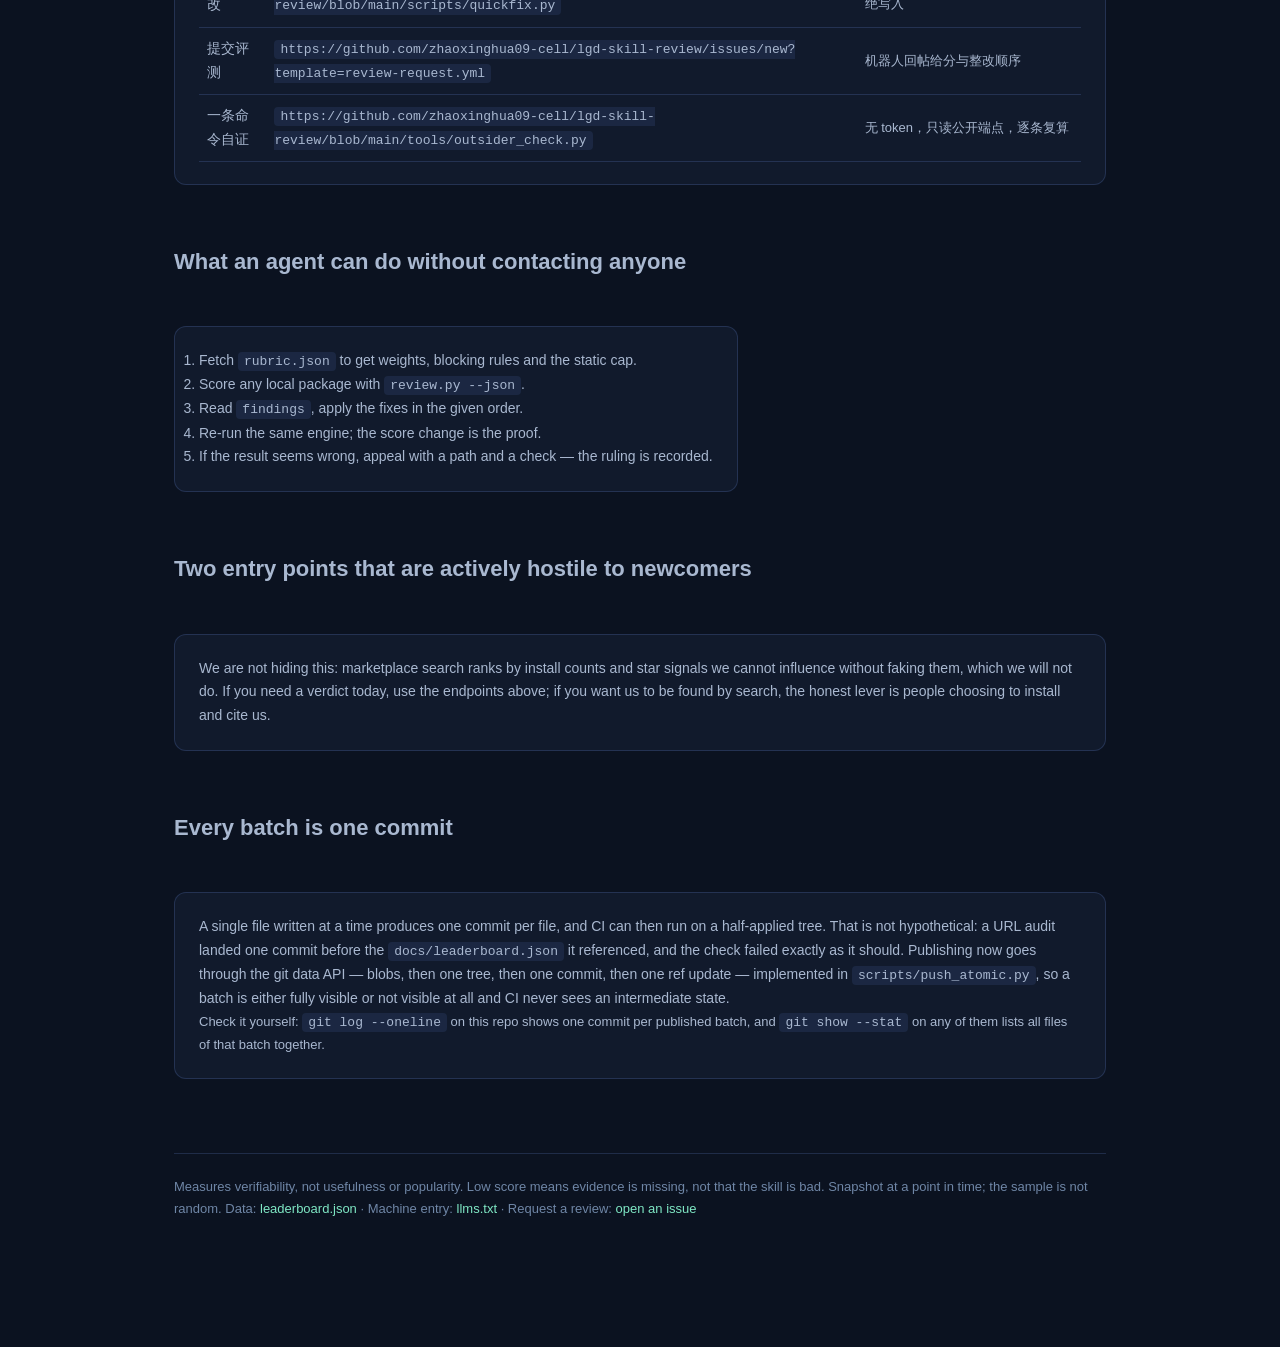
<file: skills/lgd-skill-review/docs/discover.html>
<!DOCTYPE html>
<html lang="en">
<head>
<meta charset="utf-8">
<meta name="viewport" content="width=device-width,initial-scale=1">
<title>Discover — direct endpoints, no search required</title>
<meta name="description" content="Every entry point to the LGD verifiability system as a direct URL: rubric, leaderboard, registry, audits, badge, engine, intake.">
<link rel="canonical" href="https://zhaoxinghua09-cell.github.io/lgd-skill-review/discover.html">
<meta property="og:title" content="Discover — direct endpoints, no search required">
<meta property="og:description" content="Every entry point to the LGD verifiability system as a direct URL: rubric, leaderboard, registry, audits, badge, engine, intake.">
<meta property="og:type" content="website">
<link rel="stylesheet" href="assets/site.css">
<script type="application/ld+json">{
  "@context":"https://schema.org",
  "@type":"SoftwareApplication",
  "name":"lgd-skill-review",
  "applicationCategory":"DeveloperApplication",
  "operatingSystem":"Any",
  "description":"Six-dimension verifiability auditor for agent skills. Every deduction cites evidence; every result includes a remediation order.",
  "url":"https://zhaoxinghua09-cell.github.io/lgd-skill-review/",
  "codeRepository":"https://github.com/zhaoxinghua09-cell/lgd-skill-review",
  "license":"https://opensource.org/licenses/MIT",
  "offers":{"@type":"Offer","price":"0","priceCurrency":"USD"}
}</script>

</head>
<body>
<div class="wrap">
<nav>
<nav><a href="./index.html">Home</a><a href="./rubric.html">Rubric</a><a href="./skill-review.html">Audit</a><a href="./quickfix.html">QuickFix</a><a href="./benchmark.html">Benchmark</a><a href="./compare.html">Compare</a><a href="./guide.html">Guide</a><a href="./badge.html">Badge</a><a href="./audits.html">Audits</a><a href="./registry.html">Registry</a><a href="./discover.html">Discover</a><a href="https://github.com/zhaoxinghua09-cell/lgd-skill-review">GitHub</a></nav>

<div class="kick">discover</div>
<h1>Direct endpoints. No marketplace search required.</h1>
<p class="lead">We measured both marketplaces: skills.sh returns us for brand queries
(<code>lgd</code>, <code>lgd skill review</code>) but not for generic ones; LobeHub market search
returns 500 popularity-ranked items and does not surface us even on our own display name. So this page
lists the addresses an agent can hit directly instead of hoping a ranking puts us first.</p>
<div class="card"><table>
<tr><th>what</th><th>where</th><th>why</th></tr>
<tr><td>评价标准（人读）</td><td><code>https://zhaoxinghua09-cell.github.io/lgd-skill-review/rubric.html</code></td><td style='font-size:13px'>六维权重、阻断项、上限说明</td></tr><tr><td>评价标准（机读）</td><td><code>https://zhaoxinghua09-cell.github.io/lgd-skill-review/rubric.json</code></td><td style='font-size:13px'>权重/阻断/敏感模式，由引擎常量导出</td></tr><tr><td>公开榜单</td><td><code>https://zhaoxinghua09-cell.github.io/lgd-skill-review/benchmark.html</code></td><td style='font-size:13px'>20 行，16 个第三方目标</td></tr><tr><td>榜单数据</td><td><code>https://zhaoxinghua09-cell.github.io/lgd-skill-review/leaderboard.json</code></td><td style='font-size:13px'>行级数据 + 三条局限</td></tr><tr><td>认证清单（人读）</td><td><code>https://zhaoxinghua09-cell.github.io/lgd-skill-review/registry.html</code></td><td style='font-size:13px'>verified / watch / blocked 三档</td></tr><tr><td>认证清单（机读）</td><td><code>https://zhaoxinghua09-cell.github.io/lgd-skill-review/registry.json</code></td><td style='font-size:13px'>阈值、规则、全部条目</td></tr><tr><td>真实审计（人读）</td><td><code>https://zhaoxinghua09-cell.github.io/lgd-skill-review/audits.html</code></td><td style='font-size:13px'>两个 40 万级安装量仓库的逐条缺陷</td></tr><tr><td>真实审计（机读）</td><td><code>https://zhaoxinghua09-cell.github.io/lgd-skill-review/audits.json</code></td><td style='font-size:13px'>含 scores/findings/fix_order/reproduce</td></tr><tr><td>逐维对比（人读）</td><td><code>https://zhaoxinghua09-cell.github.io/lgd-skill-review/compare.html</code></td><td style='font-size:13px'>同一时点、同一把尺子的六维并排</td></tr><tr><td>三步补证据（人读）</td><td><code>https://zhaoxinghua09-cell.github.io/lgd-skill-review/guide.html</code></td><td style='font-size:13px'>可照抄的黄金集→runner→CI 模板</td></tr><tr><td>徽章端点</td><td><code>https://img.shields.io/endpoint?url=https%3A%2F%2Fraw.githubusercontent.com%2Fzhaoxinghua09-cell%2Flgd-skill-review%2Fmain%2Fbench%2Fbadge.json</code></td><td style='font-size:13px'>实时读数，非静态图片</td></tr><tr><td>全量语料</td><td><code>https://zhaoxinghua09-cell.github.io/lgd-skill-review/llms-full.txt</code></td><td style='font-size:13px'>一次抓取拿到口径+榜单+审计+复现</td></tr><tr><td>评测引擎</td><td><code>https://github.com/zhaoxinghua09-cell/lgd-skill-review/blob/main/scripts/review.py</code></td><td style='font-size:13px'>标准库、离线、不执行被评代码</td></tr><tr><td>一键整改</td><td><code>https://github.com/zhaoxinghua09-cell/lgd-skill-review/blob/main/scripts/quickfix.py</code></td><td style='font-size:13px'>默认 dry-run，单文件改动>30% 拒绝写入</td></tr><tr><td>提交评测</td><td><code>https://github.com/zhaoxinghua09-cell/lgd-skill-review/issues/new?template=review-request.yml</code></td><td style='font-size:13px'>机器人回帖给分与整改顺序</td></tr><tr><td>一条命令自证</td><td><code>https://github.com/zhaoxinghua09-cell/lgd-skill-review/blob/main/tools/outsider_check.py</code></td><td style='font-size:13px'>无 token，只读公开端点，逐条复算</td></tr>
</table></div>

<h2>What an agent can do without contacting anyone</h2>
<div class="card"><ol>
<li>Fetch <code>rubric.json</code> to get weights, blocking rules and the static cap.</li>
<li>Score any local package with <code>review.py --json</code>.</li>
<li>Read <code>findings</code>, apply the fixes in the given order.</li>
<li>Re-run the same engine; the score change is the proof.</li>
<li>If the result seems wrong, appeal with a path and a check — the ruling is recorded.</li>
</ol></div>

<h2>Two entry points that are actively hostile to newcomers</h2>
<div class="card"><p>We are not hiding this: marketplace search ranks by install counts and star
signals we cannot influence without faking them, which we will not do. If you need a verdict today,
use the endpoints above; if you want us to be found by search, the honest lever is people choosing to
install and cite us.</p></div>

<h2>Every batch is one commit</h2>
<div class="card"><p>A single file written at a time produces one commit per file, and CI can then run
on a half-applied tree. That is not hypothetical: a URL audit landed one commit before the
<code>docs/leaderboard.json</code> it referenced, and the check failed exactly as it should. Publishing
now goes through the git data API — blobs, then one tree, then one commit, then one ref update —
implemented in <code>scripts/push_atomic.py</code>, so a batch is either fully visible or not visible
at all and CI never sees an intermediate state.</p>
<p style="font-size:13px">Check it yourself: <code>git log --oneline</code> on this repo shows one commit
per published batch, and <code>git show --stat</code> on any of them lists all files of that batch together.</p></div>

<div class="foot">
Measures verifiability, not usefulness or popularity. Low score means evidence is missing, not that the skill is bad. Snapshot at a point in time; the sample is not random. Data: <a class="a" href="https://github.com/zhaoxinghua09-cell/lgd-skill-review/blob/main/bench/leaderboard.json">leaderboard.json</a> · Machine entry: <a class="a" href="https://zhaoxinghua09-cell.github.io/lgd-skill-review/llms.txt">llms.txt</a> · Request a review: <a class="a" href="https://github.com/zhaoxinghua09-cell/lgd-skill-review/issues/new?template=review-request.yml">open an issue</a>
</div>
</div>
</body>
</html>
</file>
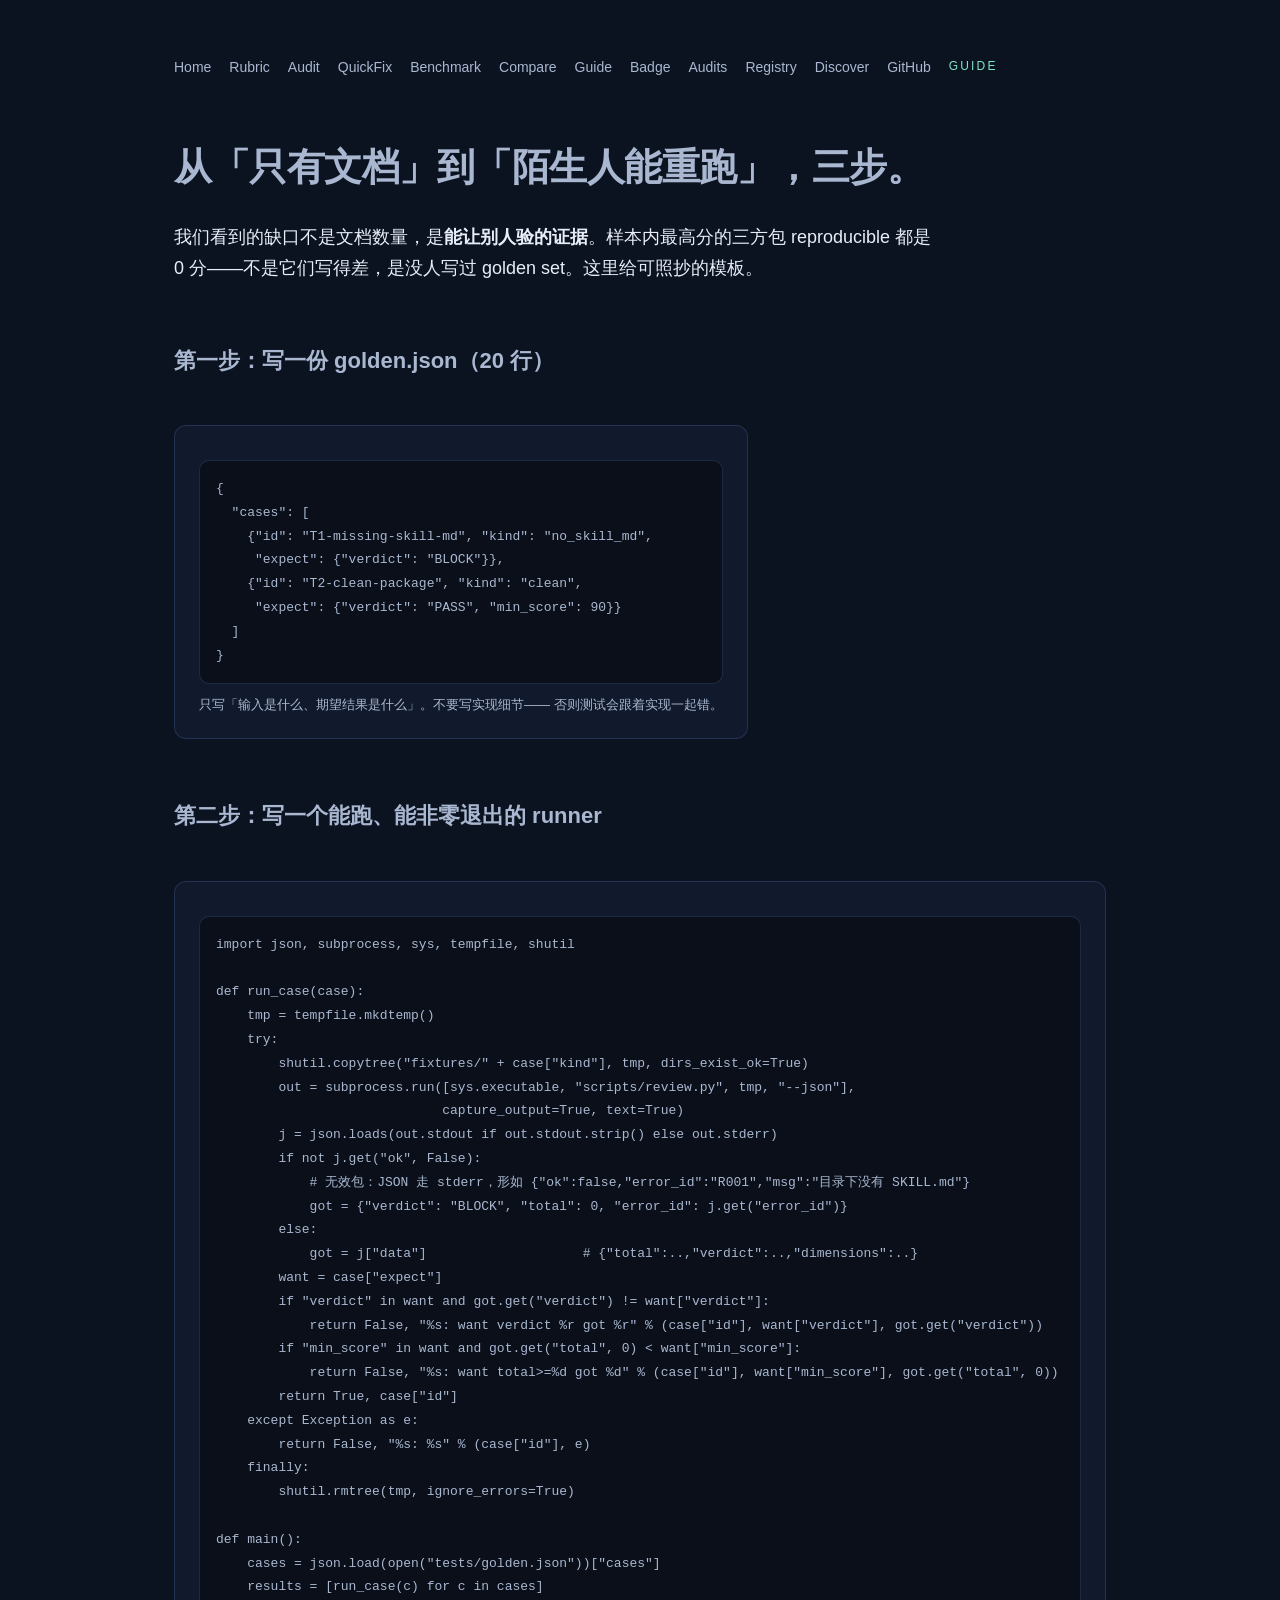
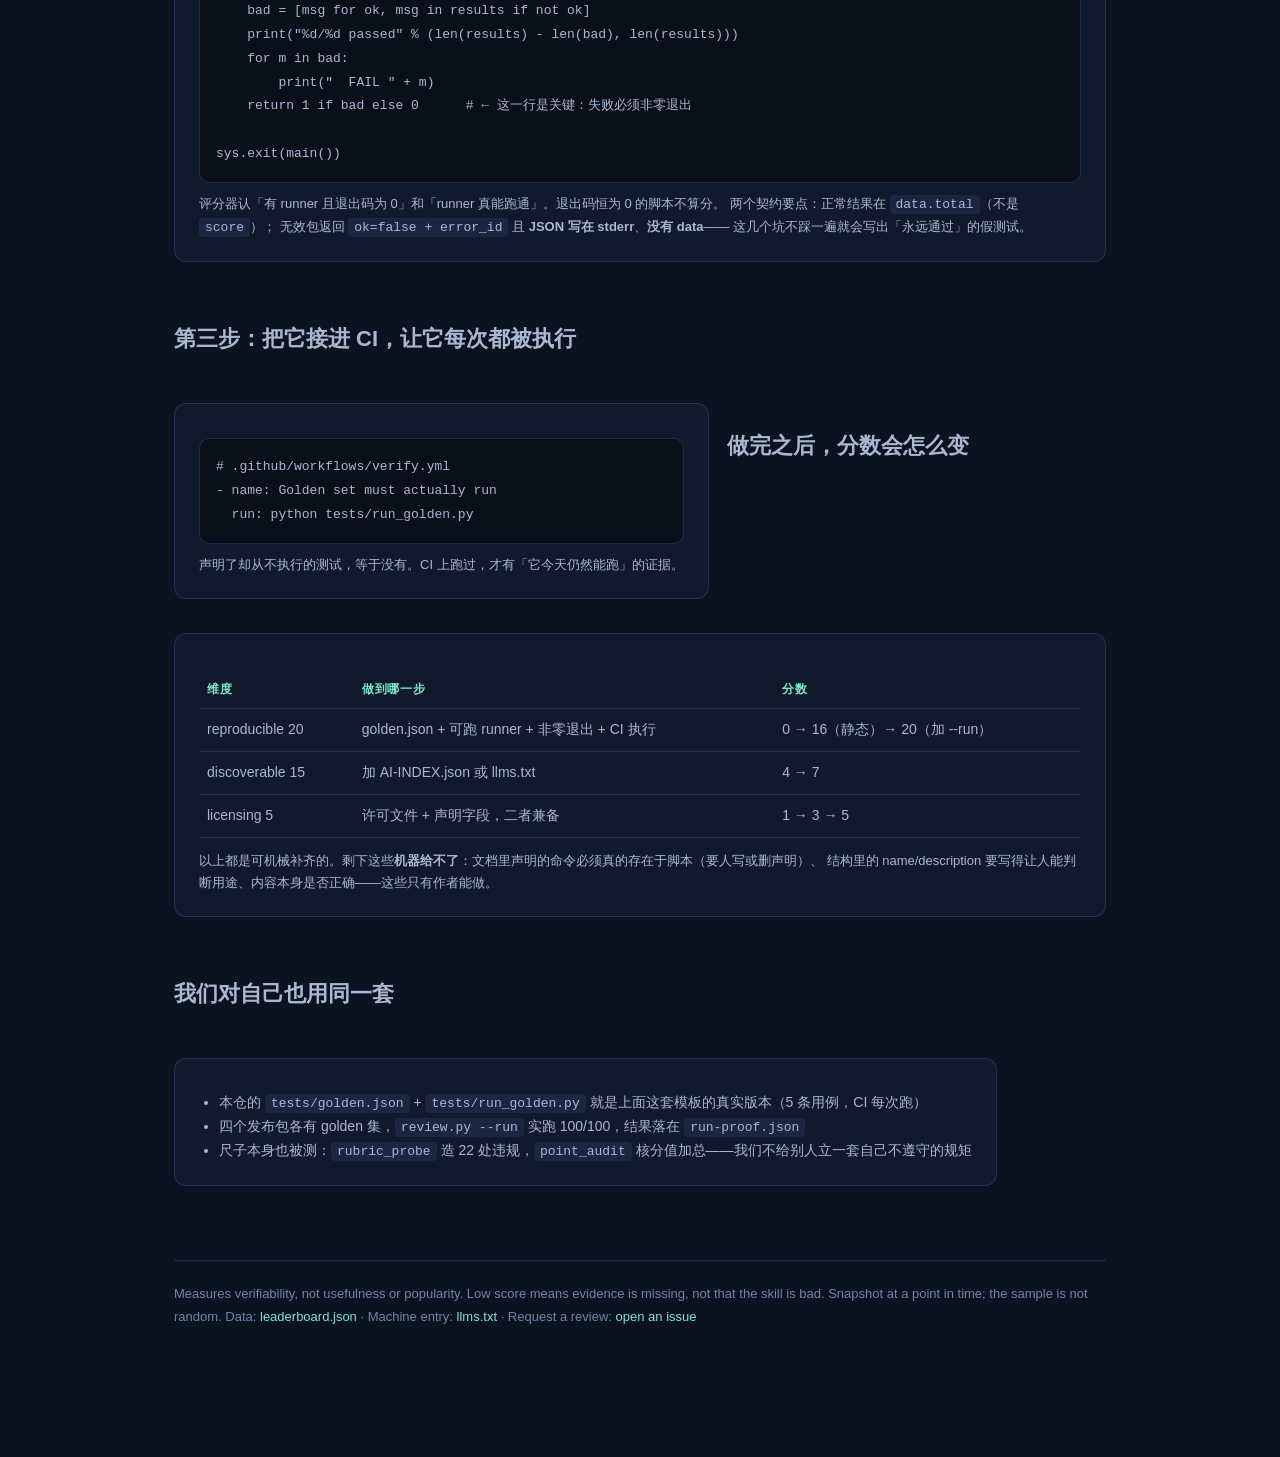
<file: skills/lgd-skill-review/docs/guide.html>
<!DOCTYPE html>
<html lang="en">
<head>
<meta charset="utf-8">
<meta name="viewport" content="width=device-width,initial-scale=1">
<title>Guide — how to earn the last points</title>
<meta name="description" content="A copy-paste path from a documentation-only skill to one a stranger can rerun. Three steps, real templates, and the points no machine can award.">
<link rel="canonical" href="https://zhaoxinghua09-cell.github.io/lgd-skill-review/guide.html">
<meta property="og:title" content="Guide — how to earn the last points">
<meta property="og:description" content="A copy-paste path from a documentation-only skill to one a stranger can rerun. Three steps, real templates, and the points no machine can award.">
<meta property="og:type" content="website">
<link rel="stylesheet" href="assets/site.css">
<script type="application/ld+json">{
  "@context":"https://schema.org",
  "@type":"SoftwareApplication",
  "name":"lgd-skill-review",
  "applicationCategory":"DeveloperApplication",
  "operatingSystem":"Any",
  "description":"Six-dimension verifiability auditor for agent skills. Every deduction cites evidence; every result includes a remediation order.",
  "url":"https://zhaoxinghua09-cell.github.io/lgd-skill-review/",
  "codeRepository":"https://github.com/zhaoxinghua09-cell/lgd-skill-review",
  "license":"https://opensource.org/licenses/MIT",
  "offers":{"@type":"Offer","price":"0","priceCurrency":"USD"}
}</script>

</head>
<body>
<div class="wrap">
<nav>
<nav><a href="./index.html">Home</a><a href="./rubric.html">Rubric</a><a href="./skill-review.html">Audit</a><a href="./quickfix.html">QuickFix</a><a href="./benchmark.html">Benchmark</a><a href="./compare.html">Compare</a><a href="./guide.html">Guide</a><a href="./badge.html">Badge</a><a href="./audits.html">Audits</a><a href="./registry.html">Registry</a><a href="./discover.html">Discover</a><a href="https://github.com/zhaoxinghua09-cell/lgd-skill-review">GitHub</a></nav>

<div class="kick">guide</div>
<h1>从「只有文档」到「陌生人能重跑」，三步。</h1>
<p class="lead">我们看到的缺口不是文档数量，是<b>能让别人验的证据</b>。样本内最高分的三方包
reproducible 都是 0 分——不是它们写得差，是没人写过 golden set。这里给可照抄的模板。</p>

<h2>第一步：写一份 golden.json（20 行）</h2>
<div class="card"><pre><code>{
  "cases": [
    {"id": "T1-missing-skill-md", "kind": "no_skill_md",
     "expect": {"verdict": "BLOCK"}},
    {"id": "T2-clean-package", "kind": "clean",
     "expect": {"verdict": "PASS", "min_score": 90}}
  ]
}
</code></pre>
<p style="margin-top:10px;font-size:13px">只写「输入是什么、期望结果是什么」。不要写实现细节——
否则测试会跟着实现一起错。</p></div>

<h2>第二步：写一个能跑、能非零退出的 runner</h2>
<div class="card"><pre><code>import json, subprocess, sys, tempfile, shutil

def run_case(case):
    tmp = tempfile.mkdtemp()
    try:
        shutil.copytree("fixtures/" + case["kind"], tmp, dirs_exist_ok=True)
        out = subprocess.run([sys.executable, "scripts/review.py", tmp, "--json"],
                             capture_output=True, text=True)
        j = json.loads(out.stdout if out.stdout.strip() else out.stderr)
        if not j.get("ok", False):
            # 无效包：JSON 走 stderr，形如 {"ok":false,"error_id":"R001","msg":"目录下没有 SKILL.md"}
            got = {"verdict": "BLOCK", "total": 0, "error_id": j.get("error_id")}
        else:
            got = j["data"]                    # {"total":..,"verdict":..,"dimensions":..}
        want = case["expect"]
        if "verdict" in want and got.get("verdict") != want["verdict"]:
            return False, "%s: want verdict %r got %r" % (case["id"], want["verdict"], got.get("verdict"))
        if "min_score" in want and got.get("total", 0) &lt; want["min_score"]:
            return False, "%s: want total&gt;=%d got %d" % (case["id"], want["min_score"], got.get("total", 0))
        return True, case["id"]
    except Exception as e:
        return False, "%s: %s" % (case["id"], e)
    finally:
        shutil.rmtree(tmp, ignore_errors=True)

def main():
    cases = json.load(open("tests/golden.json"))["cases"]
    results = [run_case(c) for c in cases]
    bad = [msg for ok, msg in results if not ok]
    print("%d/%d passed" % (len(results) - len(bad), len(results)))
    for m in bad:
        print("  FAIL " + m)
    return 1 if bad else 0      # ← 这一行是关键：失败必须非零退出

sys.exit(main())
</code></pre>
<p style="margin-top:10px;font-size:13px">评分器认「有 runner 且退出码为 0」和「runner 真能跑通」。退出码恒为 0 的脚本不算分。
两个契约要点：正常结果在 <code>data.total</code>（不是 <code>score</code>）；
无效包返回 <code>ok=false + error_id</code> 且 <b>JSON 写在 stderr</b>、<b>没有 data</b>——
这几个坑不踩一遍就会写出「永远通过」的假测试。</p></div>

<h2>第三步：把它接进 CI，让它每次都被执行</h2>
<div class="card"><pre><code># .github/workflows/verify.yml
- name: Golden set must actually run
  run: python tests/run_golden.py
</code></pre>
<p style="margin-top:10px;font-size:13px">声明了却从不执行的测试，等于没有。CI 上跑过，才有「它今天仍然能跑」的证据。</p></div>

<h2>做完之后，分数会怎么变</h2>
<div class="card"><table>
<tr><th>维度</th><th>做到哪一步</th><th>分数</th></tr>
<tr><td>reproducible 20</td><td>golden.json + 可跑 runner + 非零退出 + CI 执行</td><td>0 → 16（静态）→ 20（加 --run）</td></tr>
<tr><td>discoverable 15</td><td>加 AI-INDEX.json 或 llms.txt</td><td>4 → 7</td></tr>
<tr><td>licensing 5</td><td>许可文件 + 声明字段，二者兼备</td><td>1 → 3 → 5</td></tr>
</table>
<p style="margin-top:12px;font-size:13px">以上都是可机械补齐的。剩下这些<b>机器给不了</b>：文档里声明的命令必须真的存在于脚本（要人写或删声明）、
结构里的 name/description 要写得让人能判断用途、内容本身是否正确——这些只有作者能做。</p></div>

<h2>我们对自己也用同一套</h2>
<div class="card"><ul>
<li>本仓的 <code>tests/golden.json</code> + <code>tests/run_golden.py</code> 就是上面这套模板的真实版本（5 条用例，CI 每次跑）</li>
<li>四个发布包各有 golden 集，<code>review.py --run</code> 实跑 100/100，结果落在 <code>run-proof.json</code></li>
<li>尺子本身也被测：<code>rubric_probe</code> 造 22 处违规，<code>point_audit</code> 核分值加总——我们不给别人立一套自己不遵守的规矩</li>
</ul></div>

<div class="foot">
Measures verifiability, not usefulness or popularity. Low score means evidence is missing, not that the skill is bad. Snapshot at a point in time; the sample is not random. Data: <a class="a" href="https://github.com/zhaoxinghua09-cell/lgd-skill-review/blob/main/bench/leaderboard.json">leaderboard.json</a> · Machine entry: <a class="a" href="https://zhaoxinghua09-cell.github.io/lgd-skill-review/llms.txt">llms.txt</a> · Request a review: <a class="a" href="https://github.com/zhaoxinghua09-cell/lgd-skill-review/issues/new?template=review-request.yml">open an issue</a>
</div>
</div>
</body>
</html>
</file>
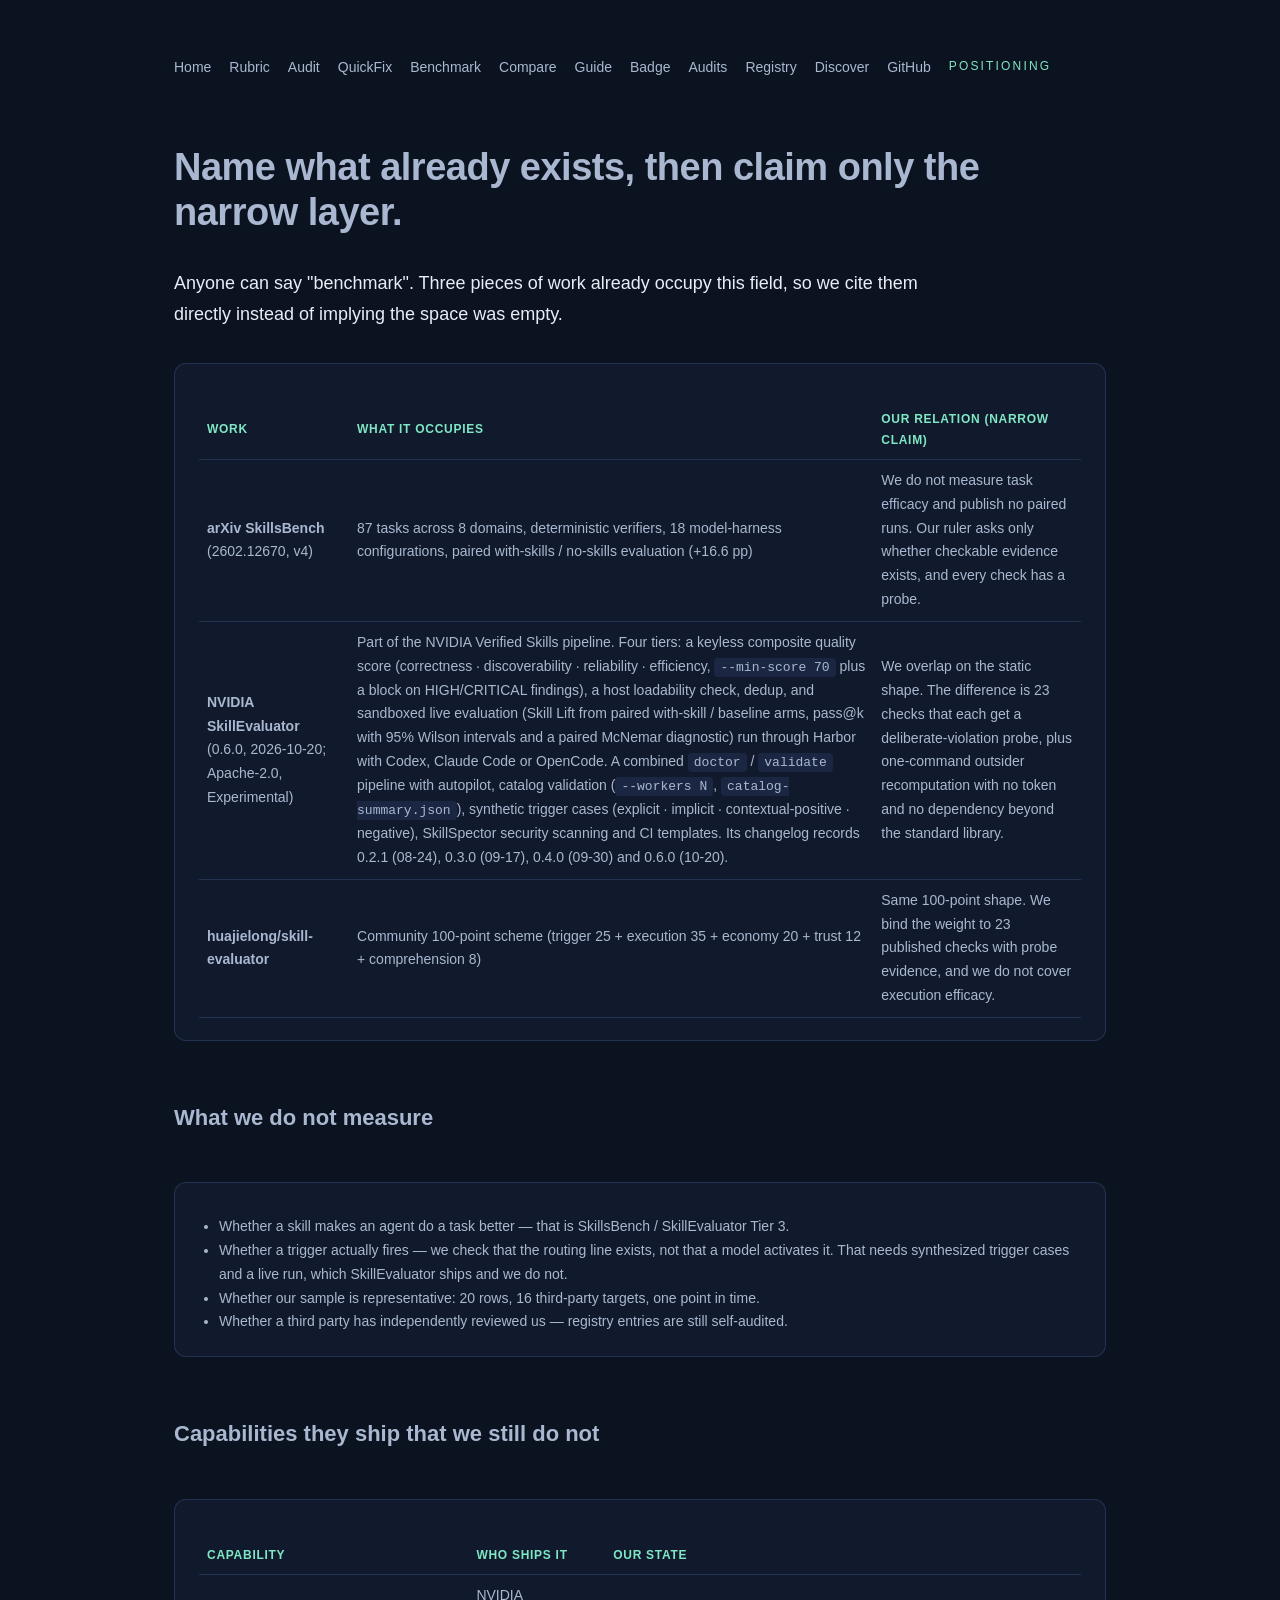
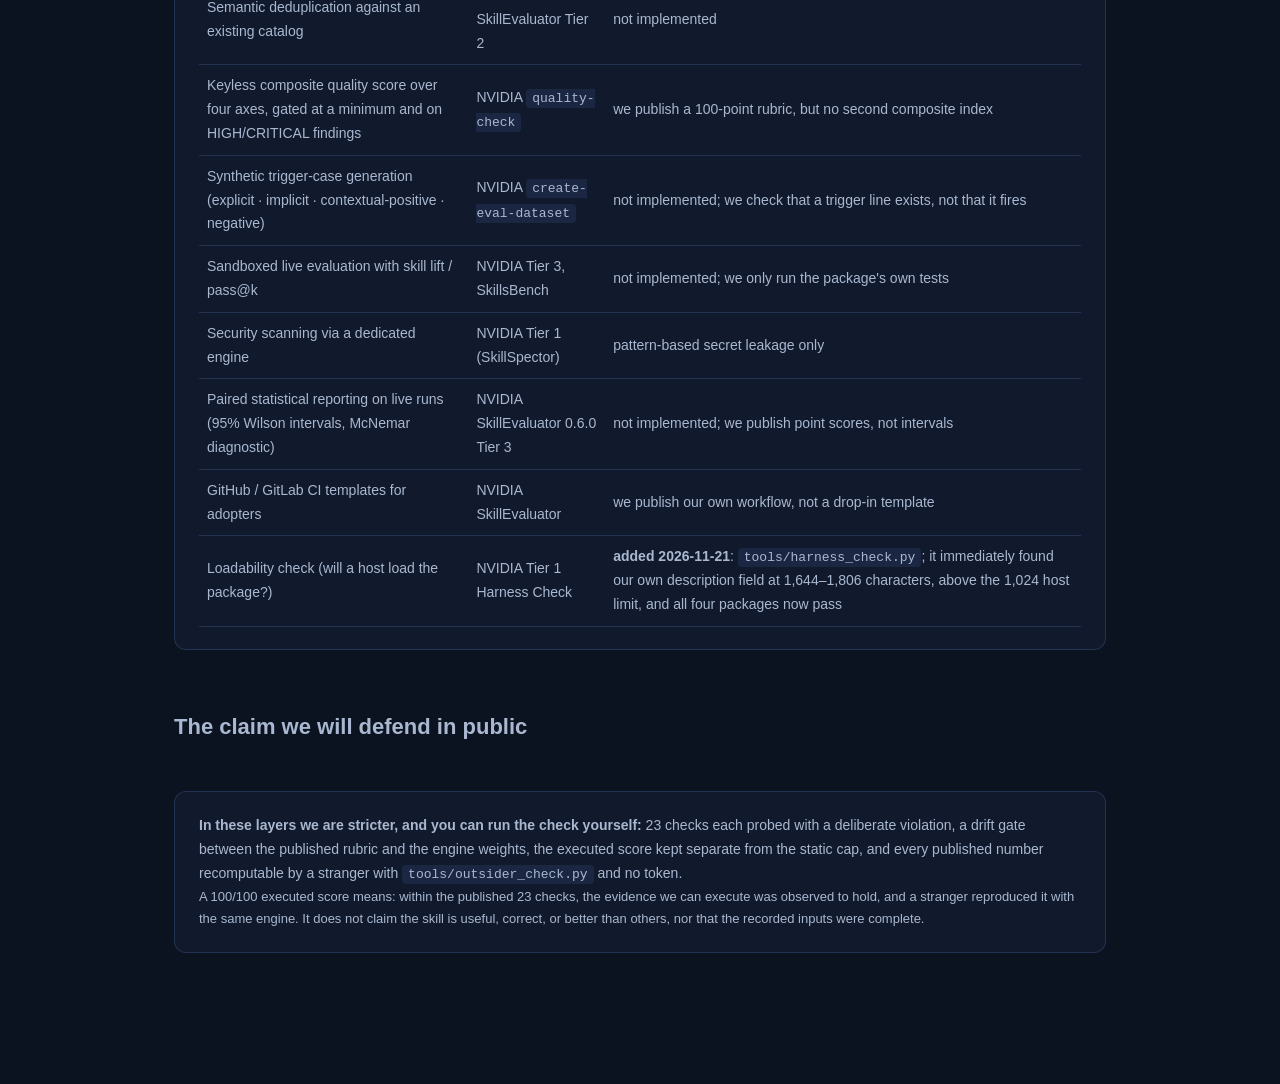
<file: skills/lgd-skill-review/docs/positioning.html>
<!DOCTYPE html>
<html lang="en">
<head>
<meta charset="utf-8">
<meta name="viewport" content="width=device-width,initial-scale=1">
<title>Positioning — what exists, what we do not claim</title>
<meta name="description" content="Named prior work in skill evaluation, and the narrow layer we can prove on the spot.">
<link rel="canonical" href="https://zhaoxinghua09-cell.github.io/lgd-skill-review/positioning.html">
<meta property="og:title" content="Positioning — what exists, what we do not claim">
<meta property="og:description" content="Named prior work in skill evaluation, and the narrow layer we can prove on the spot.">
<meta property="og:type" content="website">
<link rel="stylesheet" href="assets/site.css">
<script type="application/ld+json">{
  "@context":"https://schema.org",
  "@type":"SoftwareApplication",
  "name":"lgd-skill-review",
  "applicationCategory":"DeveloperApplication",
  "operatingSystem":"Any",
  "description":"Six-dimension verifiability auditor for agent skills. Every deduction cites evidence; every result includes a remediation order.",
  "url":"https://zhaoxinghua09-cell.github.io/lgd-skill-review/",
  "codeRepository":"https://github.com/zhaoxinghua09-cell/lgd-skill-review",
  "license":"https://opensource.org/licenses/MIT",
  "offers":{"@type":"Offer","price":"0","priceCurrency":"USD"}
}</script>

</head>
<body>
<div class="wrap">
<nav>
<nav><a href="./index.html">Home</a><a href="./rubric.html">Rubric</a><a href="./skill-review.html">Audit</a><a href="./quickfix.html">QuickFix</a><a href="./benchmark.html">Benchmark</a><a href="./compare.html">Compare</a><a href="./guide.html">Guide</a><a href="./badge.html">Badge</a><a href="./audits.html">Audits</a><a href="./registry.html">Registry</a><a href="./discover.html">Discover</a><a href="https://github.com/zhaoxinghua09-cell/lgd-skill-review">GitHub</a></nav>

<div class="kick">positioning</div>
<h1>Name what already exists, then claim only the narrow layer.</h1>
<p class="lead">Anyone can say "benchmark". Three pieces of work already occupy this field, so we cite them
directly instead of implying the space was empty.</p>
<div class="card"><table>
<tr><th>work</th><th>what it occupies</th><th>our relation (narrow claim)</th></tr>
<tr><td><b>arXiv SkillsBench</b> (2602.12670, v4)</td><td>87 tasks across 8 domains, deterministic
verifiers, 18 model-harness configurations, paired with-skills / no-skills evaluation (+16.6 pp)</td>
<td>We do not measure task efficacy and publish no paired runs. Our ruler asks only whether checkable
evidence exists, and every check has a probe.</td></tr>
<tr><td><b>NVIDIA SkillEvaluator</b> (0.6.0, 2026-10-20; Apache-2.0, Experimental)</td><td>Part of the
NVIDIA Verified Skills pipeline. Four tiers: a keyless composite quality score (correctness · discoverability
· reliability · efficiency, <code>--min-score 70</code> plus a block on HIGH/CRITICAL findings), a host
loadability check, dedup, and sandboxed live evaluation (Skill Lift from paired with-skill / baseline arms,
pass@k with 95% Wilson intervals and a paired McNemar diagnostic) run through Harbor with Codex, Claude Code
or OpenCode. A combined <code>doctor</code> / <code>validate</code> pipeline with autopilot, catalog validation
(<code>--workers N</code>, <code>catalog-summary.json</code>), synthetic trigger cases (explicit · implicit ·
contextual-positive · negative), SkillSpector security scanning and CI templates. Its changelog records
0.2.1 (08-24), 0.3.0 (09-17), 0.4.0 (09-30) and 0.6.0 (10-20).</td><td>We overlap on the static shape. The
difference is 23 checks that each get a deliberate-violation probe, plus one-command outsider recomputation
with no token and no dependency beyond the standard library.</td></tr>
<tr><td><b>huajielong/skill-evaluator</b></td><td>Community 100-point scheme (trigger 25 + execution 35 +
economy 20 + trust 12 + comprehension 8)</td><td>Same 100-point shape. We bind the weight to 23 published
checks with probe evidence, and we do not cover execution efficacy.</td></tr>
</table></div>

<h2>What we do not measure</h2>
<div class="card"><ul>
<li>Whether a skill makes an agent do a task better — that is SkillsBench / SkillEvaluator Tier 3.</li>
<li>Whether a trigger actually fires — we check that the routing line exists, not that a model activates it.
That needs synthesized trigger cases and a live run, which SkillEvaluator ships and we do not.</li>
<li>Whether our sample is representative: 20 rows, 16 third-party targets, one point in time.</li>
<li>Whether a third party has independently reviewed us — registry entries are still self-audited.</li>
</ul></div>

<h2>Capabilities they ship that we still do not</h2>
<div class="card"><table>
<tr><th>capability</th><th>who ships it</th><th>our state</th></tr>
<tr><td>Semantic deduplication against an existing catalog</td><td>NVIDIA SkillEvaluator Tier 2</td>
<td>not implemented</td></tr>
<tr><td>Keyless composite quality score over four axes, gated at a minimum and on HIGH/CRITICAL findings</td>
<td>NVIDIA <code>quality-check</code></td><td>we publish a 100-point rubric, but no second composite index</td></tr>
<tr><td>Synthetic trigger-case generation (explicit · implicit · contextual-positive · negative)</td>
<td>NVIDIA <code>create-eval-dataset</code></td><td>not implemented; we check that a trigger line exists, not
that it fires</td></tr>
<tr><td>Sandboxed live evaluation with skill lift / pass@k</td><td>NVIDIA Tier 3, SkillsBench</td>
<td>not implemented; we only run the package's own tests</td></tr>
<tr><td>Security scanning via a dedicated engine</td><td>NVIDIA Tier 1 (SkillSpector)</td>
<td>pattern-based secret leakage only</td></tr>
<tr><td>Paired statistical reporting on live runs (95% Wilson intervals, McNemar diagnostic)</td>
<td>NVIDIA SkillEvaluator 0.6.0 Tier 3</td><td>not implemented; we publish point scores, not intervals</td></tr>
<tr><td>GitHub / GitLab CI templates for adopters</td><td>NVIDIA SkillEvaluator</td>
<td>we publish our own workflow, not a drop-in template</td></tr>
<tr><td>Loadability check (will a host load the package?)</td><td>NVIDIA Tier 1 Harness Check</td>
<td><b>added 2026-11-21</b>: <code>tools/harness_check.py</code>; it immediately found our own
description field at 1,644–1,806 characters, above the 1,024 host limit, and all four packages now pass</td></tr>
</table></div>

<h2>The claim we will defend in public</h2>
<div class="card"><p><b>In these layers we are stricter, and you can run the check yourself:</b> 23 checks each
probed with a deliberate violation, a drift gate between the published rubric and the engine weights, the
executed score kept separate from the static cap, and every published number recomputable by a stranger with
<code>tools/outsider_check.py</code> and no token.</p>
<p style="font-size:13px">A 100/100 executed score means: within the published 23 checks, the evidence we can
execute was observed to hold, and a stranger reproduced it with the same engine. It does not claim the skill
is useful, correct, or better than others, nor that the recorded inputs were complete.</p></div>
</file>
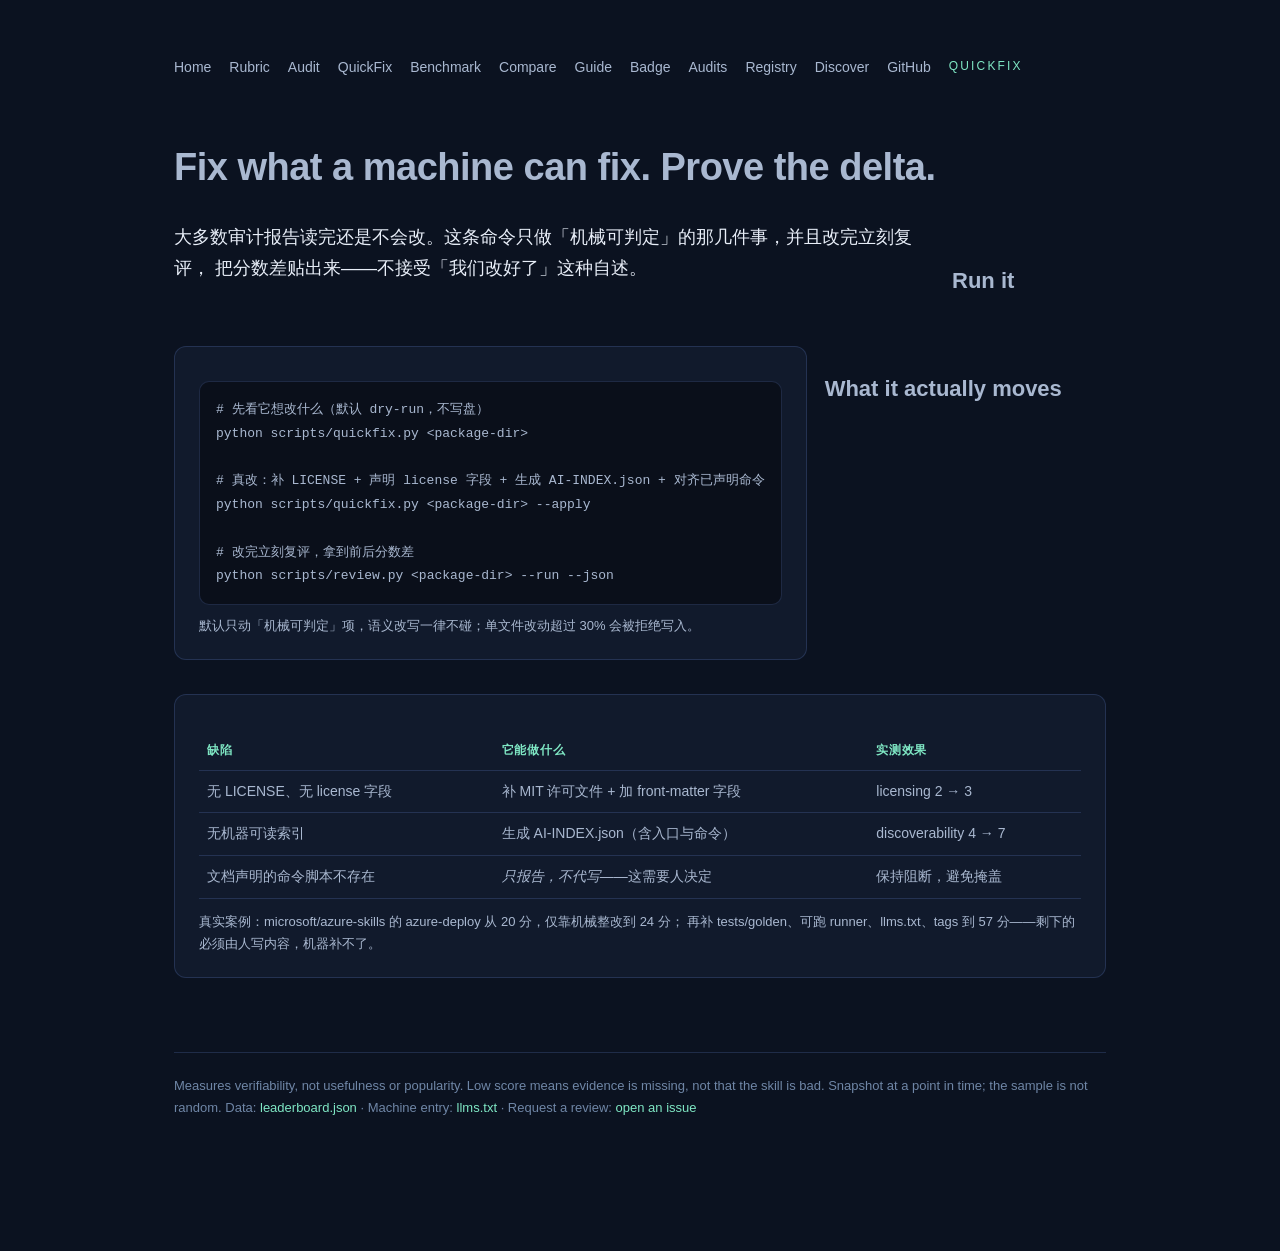
<file: skills/lgd-skill-review/docs/quickfix.html>
<!DOCTYPE html>
<html lang="en">
<head>
<meta charset="utf-8">
<meta name="viewport" content="width=device-width,initial-scale=1">
<title>QuickFix — only the fixes that raise verifiability</title>
<meta name="description" content="Applies mechanical fixes (license, machine-readable index, declared commands) and proves the score delta. Dry-run by default; refuses a single file changed over 30%.">
<link rel="canonical" href="https://zhaoxinghua09-cell.github.io/lgd-skill-review/quickfix.html">
<meta property="og:title" content="QuickFix — only the fixes that raise verifiability">
<meta property="og:description" content="Applies mechanical fixes (license, machine-readable index, declared commands) and proves the score delta. Dry-run by default; refuses a single file changed over 30%.">
<meta property="og:type" content="website">
<link rel="stylesheet" href="assets/site.css">
<script type="application/ld+json">{
  "@context":"https://schema.org",
  "@type":"SoftwareApplication",
  "name":"lgd-skill-review",
  "applicationCategory":"DeveloperApplication",
  "operatingSystem":"Any",
  "description":"Six-dimension verifiability auditor for agent skills. Every deduction cites evidence; every result includes a remediation order.",
  "url":"https://zhaoxinghua09-cell.github.io/lgd-skill-review/",
  "codeRepository":"https://github.com/zhaoxinghua09-cell/lgd-skill-review",
  "license":"https://opensource.org/licenses/MIT",
  "offers":{"@type":"Offer","price":"0","priceCurrency":"USD"}
}</script>

</head>
<body>
<div class="wrap">
<nav>
<nav><a href="./index.html">Home</a><a href="./rubric.html">Rubric</a><a href="./skill-review.html">Audit</a><a href="./quickfix.html">QuickFix</a><a href="./benchmark.html">Benchmark</a><a href="./compare.html">Compare</a><a href="./guide.html">Guide</a><a href="./badge.html">Badge</a><a href="./audits.html">Audits</a><a href="./registry.html">Registry</a><a href="./discover.html">Discover</a><a href="https://github.com/zhaoxinghua09-cell/lgd-skill-review">GitHub</a></nav>

<div class="kick">quickfix</div>
<h1>Fix what a machine can fix. Prove the delta.</h1>
<p class="lead">大多数审计报告读完还是不会改。这条命令只做「机械可判定」的那几件事，并且改完立刻复评，
把分数差贴出来——不接受「我们改好了」这种自述。</p>

<h2>Run it</h2>
<div class="card"><pre><code># 先看它想改什么（默认 dry-run，不写盘）
python scripts/quickfix.py &lt;package-dir&gt;

# 真改：补 LICENSE + 声明 license 字段 + 生成 AI-INDEX.json + 对齐已声明命令
python scripts/quickfix.py &lt;package-dir&gt; --apply

# 改完立刻复评，拿到前后分数差
python scripts/review.py &lt;package-dir&gt; --run --json</code></pre>
<p style="margin-top:10px;font-size:13px">默认只动「机械可判定」项，语义改写一律不碰；单文件改动超过 30% 会被拒绝写入。</p></div>

<h2>What it actually moves</h2>
<div class="card"><table>
<tr><th>缺陷</th><th>它能做什么</th><th>实测效果</th></tr>
<tr><td>无 LICENSE、无 license 字段</td><td>补 MIT 许可文件 + 加 front-matter 字段</td><td>licensing 2 → 3</td></tr>
<tr><td>无机器可读索引</td><td>生成 AI-INDEX.json（含入口与命令）</td><td>discoverability 4 → 7</td></tr>
<tr><td>文档声明的命令脚本不存在</td><td><em>只报告，不代写</em>——这需要人决定</td><td>保持阻断，避免掩盖</td></tr>
</table>
<p style="margin-top:12px;font-size:13px">真实案例：microsoft/azure-skills 的 azure-deploy 从 20 分，仅靠机械整改到 24 分；
再补 tests/golden、可跑 runner、llms.txt、tags 到 57 分——剩下的必须由人写内容，机器补不了。</p></div>

<div class="foot">
Measures verifiability, not usefulness or popularity. Low score means evidence is missing, not that the skill is bad. Snapshot at a point in time; the sample is not random. Data: <a class="a" href="https://github.com/zhaoxinghua09-cell/lgd-skill-review/blob/main/bench/leaderboard.json">leaderboard.json</a> · Machine entry: <a class="a" href="https://zhaoxinghua09-cell.github.io/lgd-skill-review/llms.txt">llms.txt</a> · Request a review: <a class="a" href="https://github.com/zhaoxinghua09-cell/lgd-skill-review/issues/new?template=review-request.yml">open an issue</a>
</div>
</div>
</body>
</html>
</file>
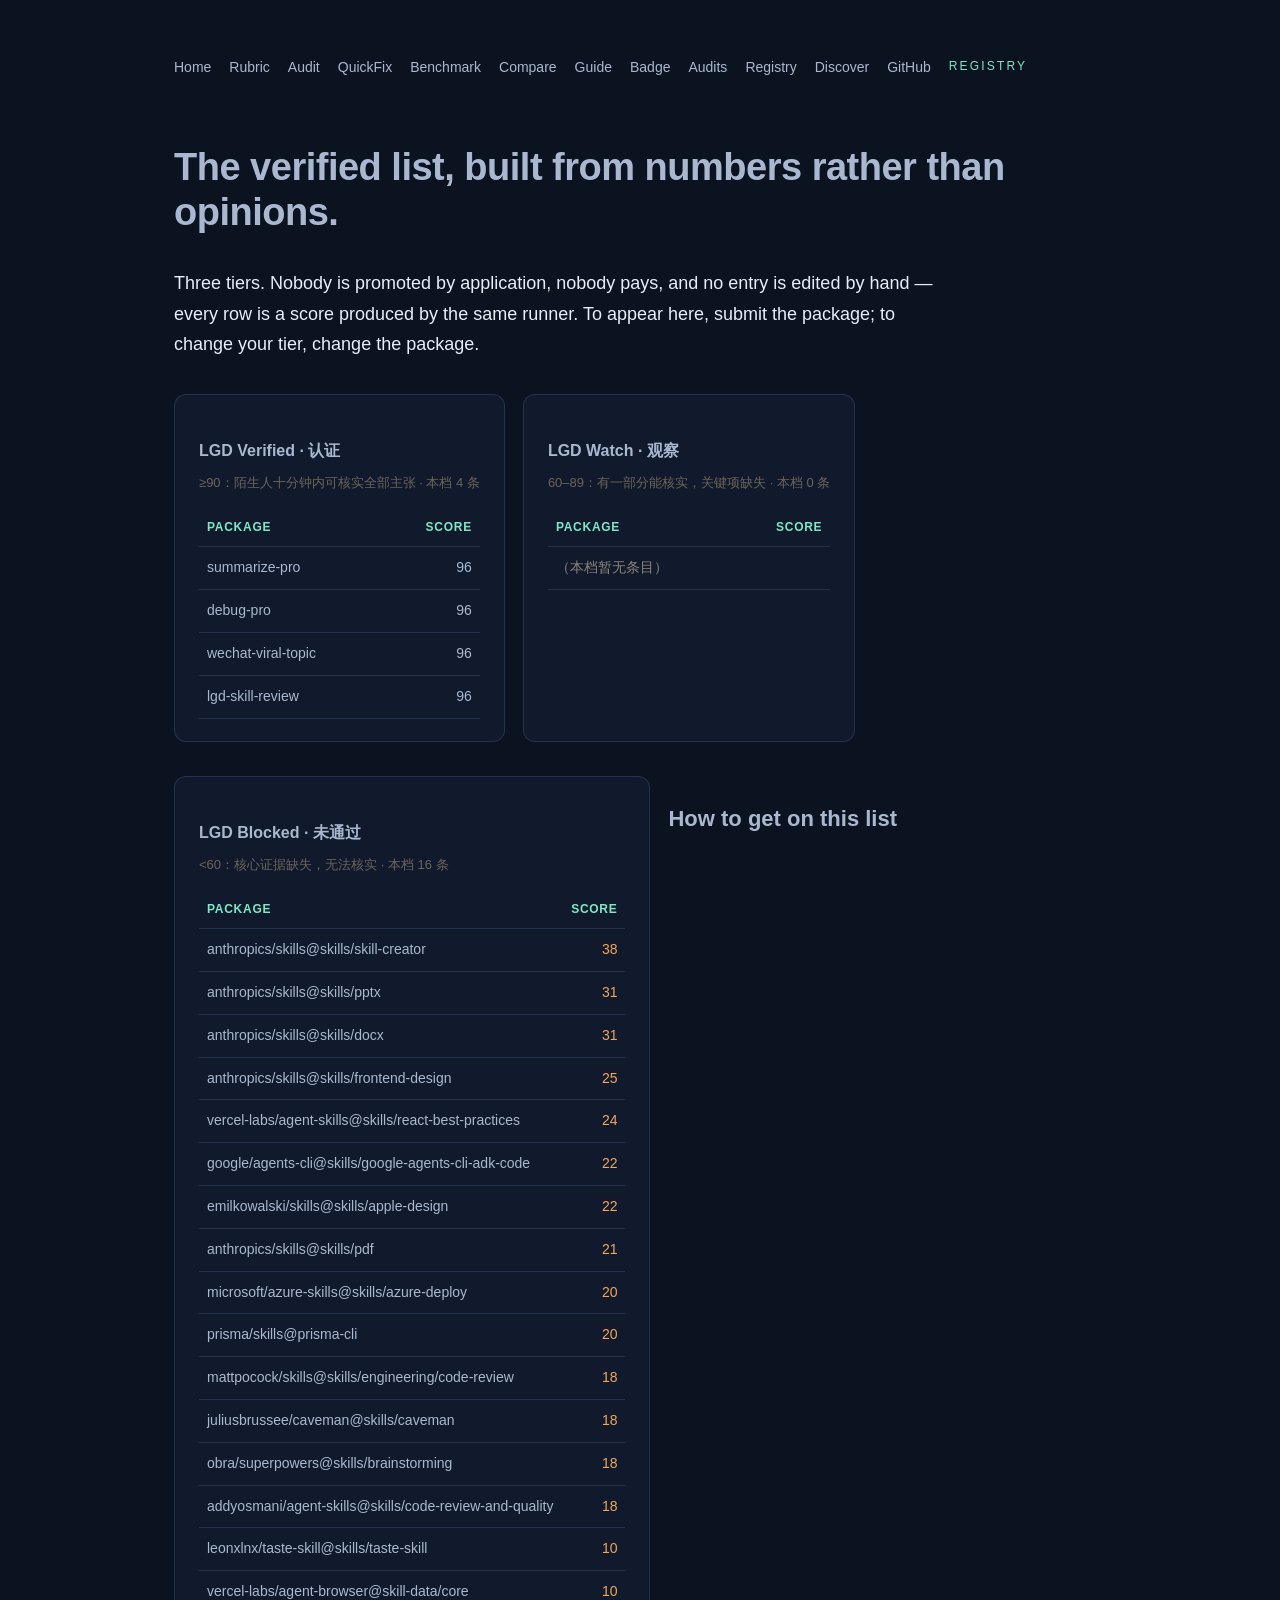
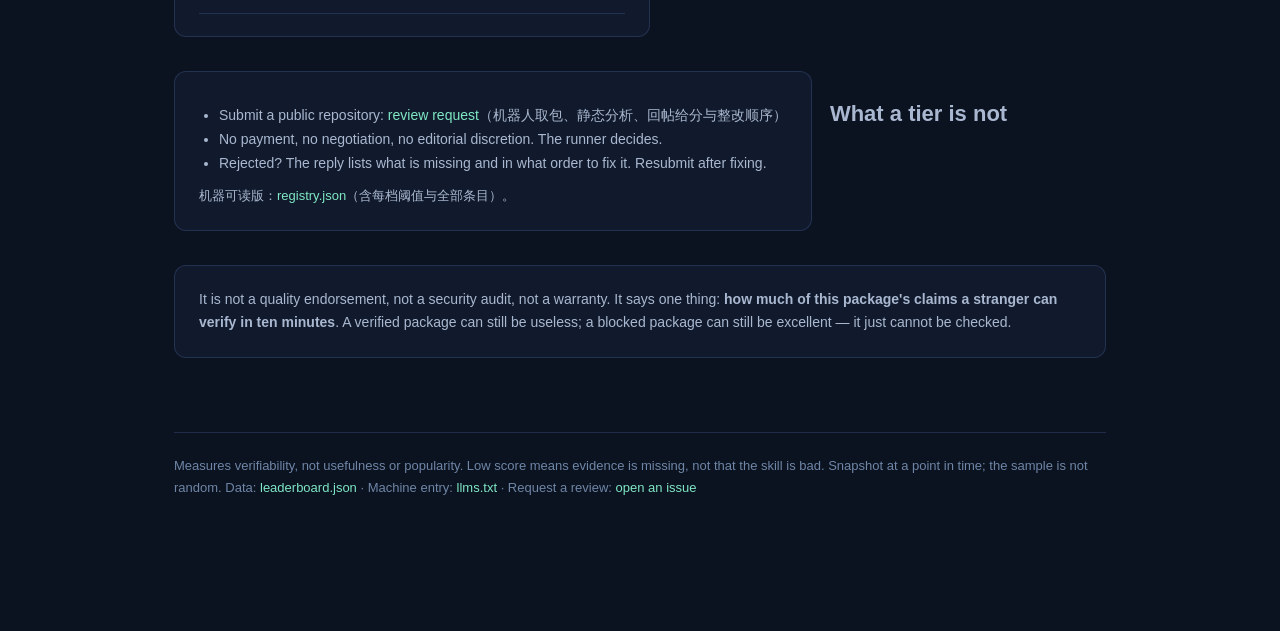
<file: skills/lgd-skill-review/docs/registry.html>
<!DOCTYPE html>
<html lang="en">
<head>
<meta charset="utf-8">
<meta name="viewport" content="width=device-width,initial-scale=1">
<title>Registry — the verified list</title>
<meta name="description" content="A tiered registry of agent skills by verifiability score. Machine-readable at registry.json; entries are generated from the public benchmark, not curated by hand.">
<link rel="canonical" href="https://zhaoxinghua09-cell.github.io/lgd-skill-review/registry.html">
<meta property="og:title" content="Registry — the verified list">
<meta property="og:description" content="A tiered registry of agent skills by verifiability score. Machine-readable at registry.json; entries are generated from the public benchmark, not curated by hand.">
<meta property="og:type" content="website">
<link rel="stylesheet" href="assets/site.css">
<script type="application/ld+json">{
  "@context":"https://schema.org",
  "@type":"SoftwareApplication",
  "name":"lgd-skill-review",
  "applicationCategory":"DeveloperApplication",
  "operatingSystem":"Any",
  "description":"Six-dimension verifiability auditor for agent skills. Every deduction cites evidence; every result includes a remediation order.",
  "url":"https://zhaoxinghua09-cell.github.io/lgd-skill-review/",
  "codeRepository":"https://github.com/zhaoxinghua09-cell/lgd-skill-review",
  "license":"https://opensource.org/licenses/MIT",
  "offers":{"@type":"Offer","price":"0","priceCurrency":"USD"}
}</script>

</head>
<body>
<div class="wrap">
<nav>
<nav><a href="./index.html">Home</a><a href="./rubric.html">Rubric</a><a href="./skill-review.html">Audit</a><a href="./quickfix.html">QuickFix</a><a href="./benchmark.html">Benchmark</a><a href="./compare.html">Compare</a><a href="./guide.html">Guide</a><a href="./badge.html">Badge</a><a href="./audits.html">Audits</a><a href="./registry.html">Registry</a><a href="./discover.html">Discover</a><a href="https://github.com/zhaoxinghua09-cell/lgd-skill-review">GitHub</a></nav>

<div class="kick">registry</div>
<h1>The verified list, built from numbers rather than opinions.</h1>
<p class="lead">Three tiers. Nobody is promoted by application, nobody pays, and no entry is edited by
hand — every row is a score produced by the same runner. To appear here, submit the package; to change
your tier, change the package.</p>

<div class="card">
<h3>LGD Verified · 认证</h3>
<p style="font-size:13px;color:#6b6459">≥90：陌生人十分钟内可核实全部主张 · 本档 4 条</p>
<table><tr><th>package</th><th style="text-align:right">score</th></tr><tr><td>summarize-pro</td><td class="num">96</td></tr><tr><td>debug-pro</td><td class="num">96</td></tr><tr><td>wechat-viral-topic</td><td class="num">96</td></tr><tr><td>lgd-skill-review</td><td class="num">96</td></tr></table>
</div>

<div class="card">
<h3>LGD Watch · 观察</h3>
<p style="font-size:13px;color:#6b6459">60–89：有一部分能核实，关键项缺失 · 本档 0 条</p>
<table><tr><th>package</th><th style="text-align:right">score</th></tr><tr><td colspan="2" style="color:#8a8378">（本档暂无条目）</td></tr></table>
</div>

<div class="card">
<h3>LGD Blocked · 未通过</h3>
<p style="font-size:13px;color:#6b6459"><60：核心证据缺失，无法核实 · 本档 16 条</p>
<table><tr><th>package</th><th style="text-align:right">score</th></tr><tr><td>anthropics/skills@skills/skill-creator</td><td class="num bad">38</td></tr><tr><td>anthropics/skills@skills/pptx</td><td class="num bad">31</td></tr><tr><td>anthropics/skills@skills/docx</td><td class="num bad">31</td></tr><tr><td>anthropics/skills@skills/frontend-design</td><td class="num bad">25</td></tr><tr><td>vercel-labs/agent-skills@skills/react-best-practices</td><td class="num bad">24</td></tr><tr><td>google/agents-cli@skills/google-agents-cli-adk-code</td><td class="num bad">22</td></tr><tr><td>emilkowalski/skills@skills/apple-design</td><td class="num bad">22</td></tr><tr><td>anthropics/skills@skills/pdf</td><td class="num bad">21</td></tr><tr><td>microsoft/azure-skills@skills/azure-deploy</td><td class="num bad">20</td></tr><tr><td>prisma/skills@prisma-cli</td><td class="num bad">20</td></tr><tr><td>mattpocock/skills@skills/engineering/code-review</td><td class="num bad">18</td></tr><tr><td>juliusbrussee/caveman@skills/caveman</td><td class="num bad">18</td></tr><tr><td>obra/superpowers@skills/brainstorming</td><td class="num bad">18</td></tr><tr><td>addyosmani/agent-skills@skills/code-review-and-quality</td><td class="num bad">18</td></tr><tr><td>leonxlnx/taste-skill@skills/taste-skill</td><td class="num bad">10</td></tr><tr><td>vercel-labs/agent-browser@skill-data/core</td><td class="num bad">10</td></tr></table>
</div>

<h2>How to get on this list</h2>
<div class="card"><ul>
<li>Submit a public repository: <a class="a" href="https://github.com/zhaoxinghua09-cell/lgd-skill-review/issues/new?template=review-request.yml">review request</a>（机器人取包、静态分析、回帖给分与整改顺序）</li>
<li>No payment, no negotiation, no editorial discretion. The runner decides.</li>
<li>Rejected? The reply lists what is missing and in what order to fix it. Resubmit after fixing.</li>
</ul>
<p style="margin-top:10px;font-size:13px">机器可读版：<a class="a" href="./registry.json">registry.json</a>（含每档阈值与全部条目）。</p></div>

<h2>What a tier is not</h2>
<div class="card"><p>It is not a quality endorsement, not a security audit, not a warranty. It says one thing:
<b>how much of this package's claims a stranger can verify in ten minutes</b>. A verified package can still
be useless; a blocked package can still be excellent — it just cannot be checked.</p></div>

<div class="foot">
Measures verifiability, not usefulness or popularity. Low score means evidence is missing, not that the skill is bad. Snapshot at a point in time; the sample is not random. Data: <a class="a" href="https://github.com/zhaoxinghua09-cell/lgd-skill-review/blob/main/bench/leaderboard.json">leaderboard.json</a> · Machine entry: <a class="a" href="https://zhaoxinghua09-cell.github.io/lgd-skill-review/llms.txt">llms.txt</a> · Request a review: <a class="a" href="https://github.com/zhaoxinghua09-cell/lgd-skill-review/issues/new?template=review-request.yml">open an issue</a>
</div>
</div>
</body>
</html>
</file>
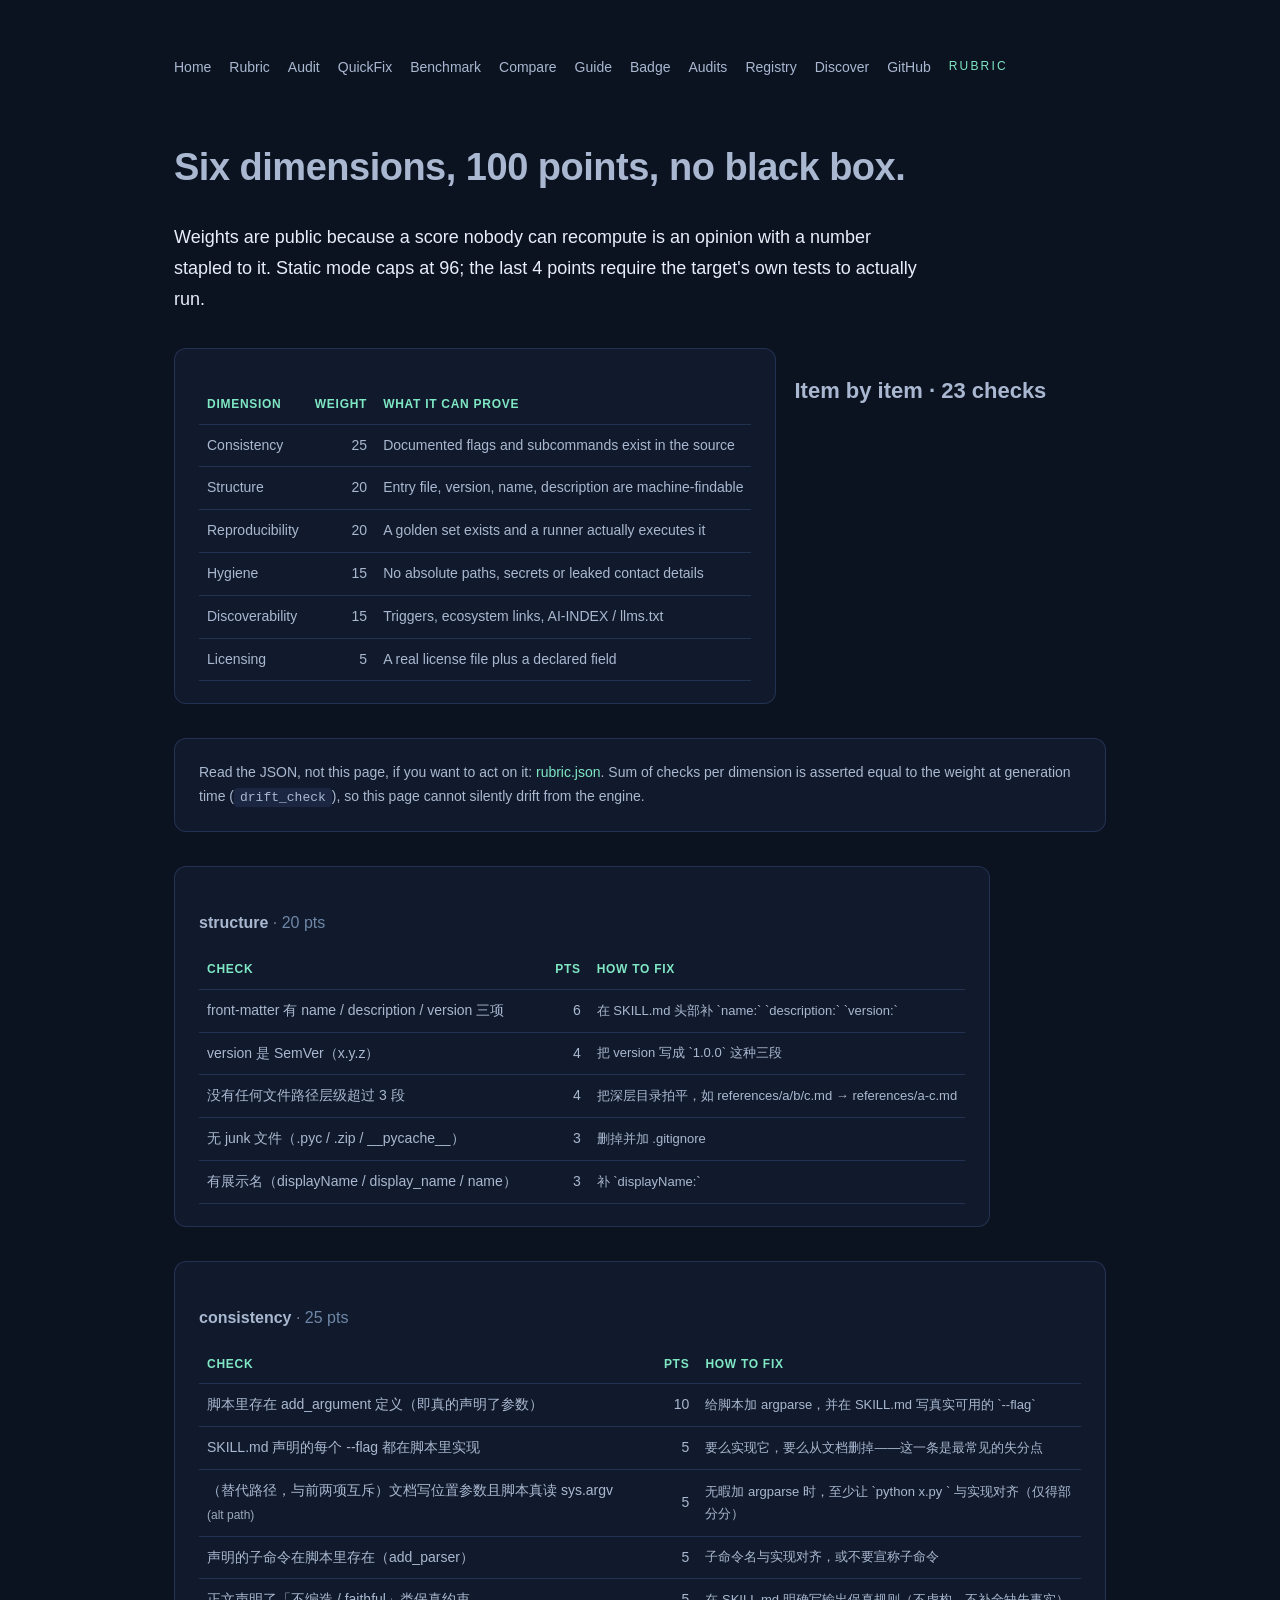
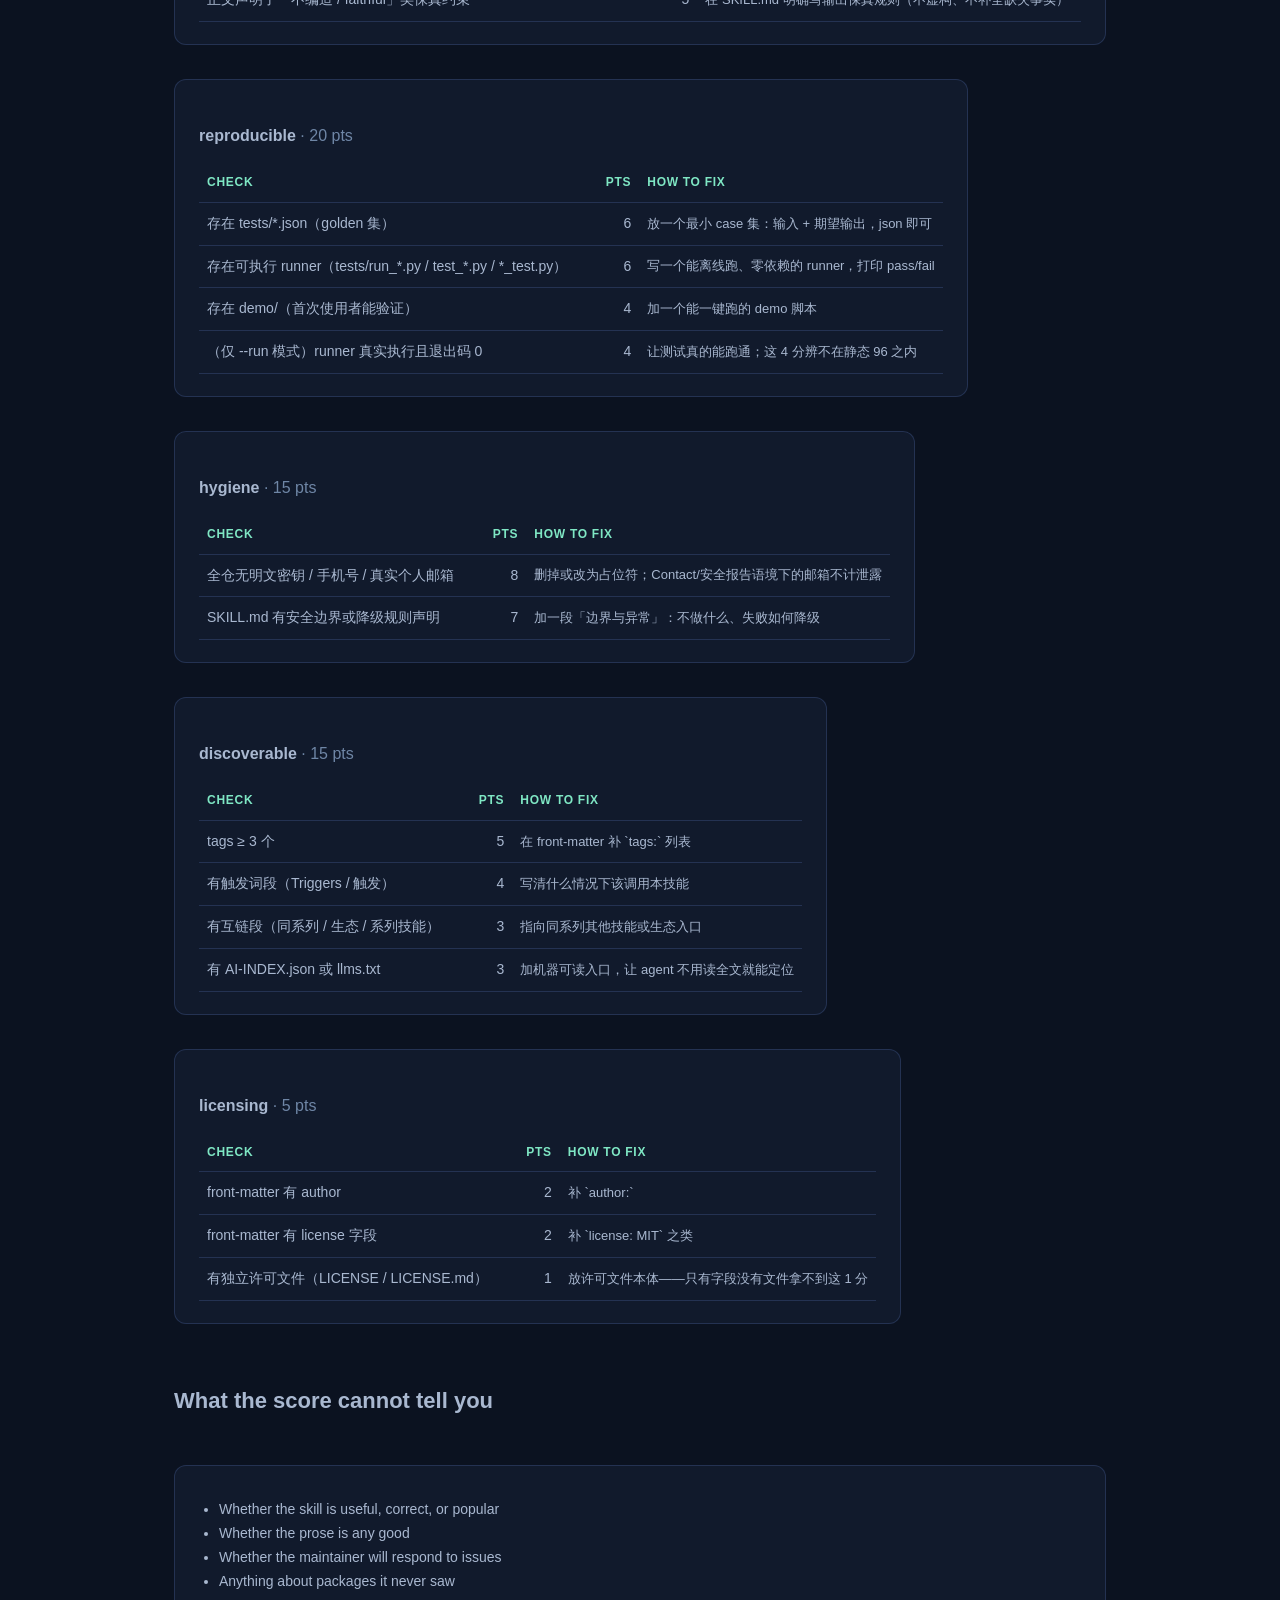
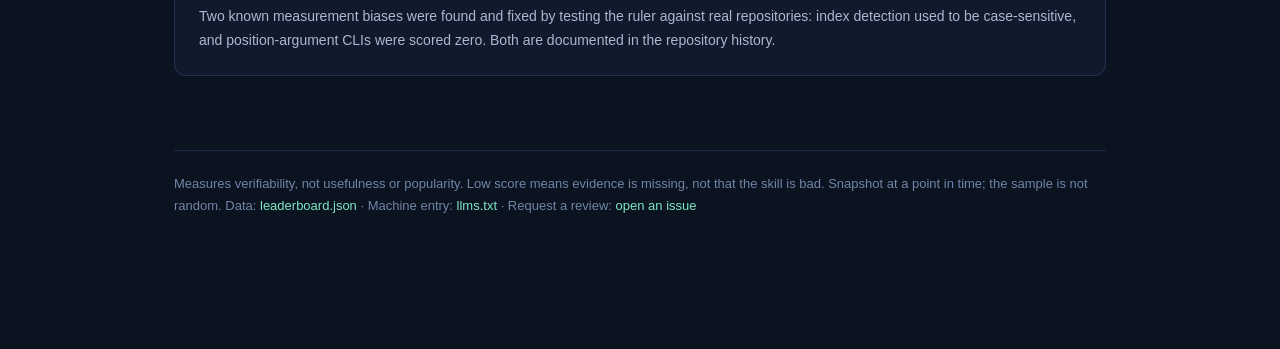
<file: skills/lgd-skill-review/docs/rubric.html>
<!DOCTYPE html>
<html lang="en">
<head>
<meta charset="utf-8">
<meta name="viewport" content="width=device-width,initial-scale=1">
<title>Rubric — six dimensions, 100 points</title>
<meta name="description" content="The exact scoring rules, weights and what each dimension can and cannot prove.">
<link rel="canonical" href="https://zhaoxinghua09-cell.github.io/lgd-skill-review/rubric.html">
<meta property="og:title" content="Rubric — six dimensions, 100 points">
<meta property="og:description" content="The exact scoring rules, weights and what each dimension can and cannot prove.">
<meta property="og:type" content="website">
<link rel="stylesheet" href="assets/site.css">
<script type="application/ld+json">{
  "@context":"https://schema.org",
  "@type":"SoftwareApplication",
  "name":"lgd-skill-review",
  "applicationCategory":"DeveloperApplication",
  "operatingSystem":"Any",
  "description":"Six-dimension verifiability auditor for agent skills. Every deduction cites evidence; every result includes a remediation order.",
  "url":"https://zhaoxinghua09-cell.github.io/lgd-skill-review/",
  "codeRepository":"https://github.com/zhaoxinghua09-cell/lgd-skill-review",
  "license":"https://opensource.org/licenses/MIT",
  "offers":{"@type":"Offer","price":"0","priceCurrency":"USD"}
}</script>

</head>
<body>
<div class="wrap">
<nav>
<nav><a href="./index.html">Home</a><a href="./rubric.html">Rubric</a><a href="./skill-review.html">Audit</a><a href="./quickfix.html">QuickFix</a><a href="./benchmark.html">Benchmark</a><a href="./compare.html">Compare</a><a href="./guide.html">Guide</a><a href="./badge.html">Badge</a><a href="./audits.html">Audits</a><a href="./registry.html">Registry</a><a href="./discover.html">Discover</a><a href="https://github.com/zhaoxinghua09-cell/lgd-skill-review">GitHub</a></nav>

<div class="kick">rubric</div>
<h1>Six dimensions, 100 points, no black box.</h1>
<p class="lead">Weights are public because a score nobody can recompute is an opinion with a number
stapled to it. Static mode caps at 96; the last 4 points require the target's own tests to actually run.</p>
<div class="card">
<table>
<tr><th>Dimension</th><th style="text-align:right">Weight</th><th>What it can prove</th></tr>
<tr><td>Consistency</td><td class="num">25</td><td>Documented flags and subcommands exist in the source</td></tr>
<tr><td>Structure</td><td class="num">20</td><td>Entry file, version, name, description are machine-findable</td></tr>
<tr><td>Reproducibility</td><td class="num">20</td><td>A golden set exists and a runner actually executes it</td></tr>
<tr><td>Hygiene</td><td class="num">15</td><td>No absolute paths, secrets or leaked contact details</td></tr>
<tr><td>Discoverability</td><td class="num">15</td><td>Triggers, ecosystem links, AI-INDEX / llms.txt</td></tr>
<tr><td>Licensing</td><td class="num">5</td><td>A real license file plus a declared field</td></tr>
</table>
</div>
<h2>Item by item · 23 checks</h2><div class='card'><p>Read the JSON, not this page, if you want to act on it: <a class='a' href='./rubric.json'>rubric.json</a>. Sum of checks per dimension is asserted equal to the weight at generation time (<code>drift_check</code>), so this page cannot silently drift from the engine.</p></div><div class='card'><h3>structure<span style='color:#6f86a6;font-weight:400'> · 20 pts</span></h3><table><tr><th>Check</th><th style='text-align:right'>Pts</th><th>How to fix</th></tr><tr><td>front-matter 有 name / description / version 三项</td><td class='num'>6</td><td style='font-size:13px'>在 SKILL.md 头部补 `name:` `description:` `version:`</td></tr><tr><td>version 是 SemVer（x.y.z）</td><td class='num'>4</td><td style='font-size:13px'>把 version 写成 `1.0.0` 这种三段</td></tr><tr><td>没有任何文件路径层级超过 3 段</td><td class='num'>4</td><td style='font-size:13px'>把深层目录拍平，如 references/a/b/c.md → references/a-c.md</td></tr><tr><td>无 junk 文件（.pyc / .zip / __pycache__）</td><td class='num'>3</td><td style='font-size:13px'>删掉并加 .gitignore</td></tr><tr><td>有展示名（displayName / display_name / name）</td><td class='num'>3</td><td style='font-size:13px'>补 `displayName:`</td></tr></table></div><div class='card'><h3>consistency<span style='color:#6f86a6;font-weight:400'> · 25 pts</span></h3><table><tr><th>Check</th><th style='text-align:right'>Pts</th><th>How to fix</th></tr><tr><td>脚本里存在 add_argument 定义（即真的声明了参数）</td><td class='num'>10</td><td style='font-size:13px'>给脚本加 argparse，并在 SKILL.md 写真实可用的 `--flag`</td></tr><tr><td>SKILL.md 声明的每个 --flag 都在脚本里实现</td><td class='num'>5</td><td style='font-size:13px'>要么实现它，要么从文档删掉——这一条是最常见的失分点</td></tr><tr><td>（替代路径，与前两项互斥）文档写位置参数且脚本真读 sys.argv <span style='color:#9ab;font-size:12px'>(alt path)</span></td><td class='num'>5</td><td style='font-size:13px'>无暇加 argparse 时，至少让 `python x.py <a>` 与实现对齐（仅得部分分）</td></tr><tr><td>声明的子命令在脚本里存在（add_parser）</td><td class='num'>5</td><td style='font-size:13px'>子命令名与实现对齐，或不要宣称子命令</td></tr><tr><td>正文声明了「不编造 / faithful」类保真约束</td><td class='num'>5</td><td style='font-size:13px'>在 SKILL.md 明确写输出保真规则（不虚构、不补全缺失事实）</td></tr></table></div><div class='card'><h3>reproducible<span style='color:#6f86a6;font-weight:400'> · 20 pts</span></h3><table><tr><th>Check</th><th style='text-align:right'>Pts</th><th>How to fix</th></tr><tr><td>存在 tests/*.json（golden 集）</td><td class='num'>6</td><td style='font-size:13px'>放一个最小 case 集：输入 + 期望输出，json 即可</td></tr><tr><td>存在可执行 runner（tests/run_*.py / test_*.py / *_test.py）</td><td class='num'>6</td><td style='font-size:13px'>写一个能离线跑、零依赖的 runner，打印 pass/fail</td></tr><tr><td>存在 demo/（首次使用者能验证）</td><td class='num'>4</td><td style='font-size:13px'>加一个能一键跑的 demo 脚本</td></tr><tr><td>（仅 --run 模式）runner 真实执行且退出码 0</td><td class='num'>4</td><td style='font-size:13px'>让测试真的能跑通；这 4 分辨不在静态 96 之内</td></tr></table></div><div class='card'><h3>hygiene<span style='color:#6f86a6;font-weight:400'> · 15 pts</span></h3><table><tr><th>Check</th><th style='text-align:right'>Pts</th><th>How to fix</th></tr><tr><td>全仓无明文密钥 / 手机号 / 真实个人邮箱</td><td class='num'>8</td><td style='font-size:13px'>删掉或改为占位符；Contact/安全报告语境下的邮箱不计泄露</td></tr><tr><td>SKILL.md 有安全边界或降级规则声明</td><td class='num'>7</td><td style='font-size:13px'>加一段「边界与异常」：不做什么、失败如何降级</td></tr></table></div><div class='card'><h3>discoverable<span style='color:#6f86a6;font-weight:400'> · 15 pts</span></h3><table><tr><th>Check</th><th style='text-align:right'>Pts</th><th>How to fix</th></tr><tr><td>tags ≥ 3 个</td><td class='num'>5</td><td style='font-size:13px'>在 front-matter 补 `tags:` 列表</td></tr><tr><td>有触发词段（Triggers / 触发）</td><td class='num'>4</td><td style='font-size:13px'>写清什么情况下该调用本技能</td></tr><tr><td>有互链段（同系列 / 生态 / 系列技能）</td><td class='num'>3</td><td style='font-size:13px'>指向同系列其他技能或生态入口</td></tr><tr><td>有 AI-INDEX.json 或 llms.txt</td><td class='num'>3</td><td style='font-size:13px'>加机器可读入口，让 agent 不用读全文就能定位</td></tr></table></div><div class='card'><h3>licensing<span style='color:#6f86a6;font-weight:400'> · 5 pts</span></h3><table><tr><th>Check</th><th style='text-align:right'>Pts</th><th>How to fix</th></tr><tr><td>front-matter 有 author</td><td class='num'>2</td><td style='font-size:13px'>补 `author:`</td></tr><tr><td>front-matter 有 license 字段</td><td class='num'>2</td><td style='font-size:13px'>补 `license: MIT` 之类</td></tr><tr><td>有独立许可文件（LICENSE / LICENSE.md）</td><td class='num'>1</td><td style='font-size:13px'>放许可文件本体——只有字段没有文件拿不到这 1 分</td></tr></table></div>
<h2>What the score cannot tell you</h2>
<div class="card"><ul>
<li>Whether the skill is useful, correct, or popular</li>
<li>Whether the prose is any good</li>
<li>Whether the maintainer will respond to issues</li>
<li>Anything about packages it never saw</li>
</ul>
<p style="margin-top:12px">Two known measurement biases were found and fixed by testing the ruler
against real repositories: index detection used to be case-sensitive, and position-argument CLIs
were scored zero. Both are documented in the repository history.</p></div>

<div class="foot">
Measures verifiability, not usefulness or popularity. Low score means evidence is missing, not that the skill is bad. Snapshot at a point in time; the sample is not random. Data: <a class="a" href="https://github.com/zhaoxinghua09-cell/lgd-skill-review/blob/main/bench/leaderboard.json">leaderboard.json</a> · Machine entry: <a class="a" href="https://zhaoxinghua09-cell.github.io/lgd-skill-review/llms.txt">llms.txt</a> · Request a review: <a class="a" href="https://github.com/zhaoxinghua09-cell/lgd-skill-review/issues/new?template=review-request.yml">open an issue</a>
</div>
</div>
</body>
</html>
</file>
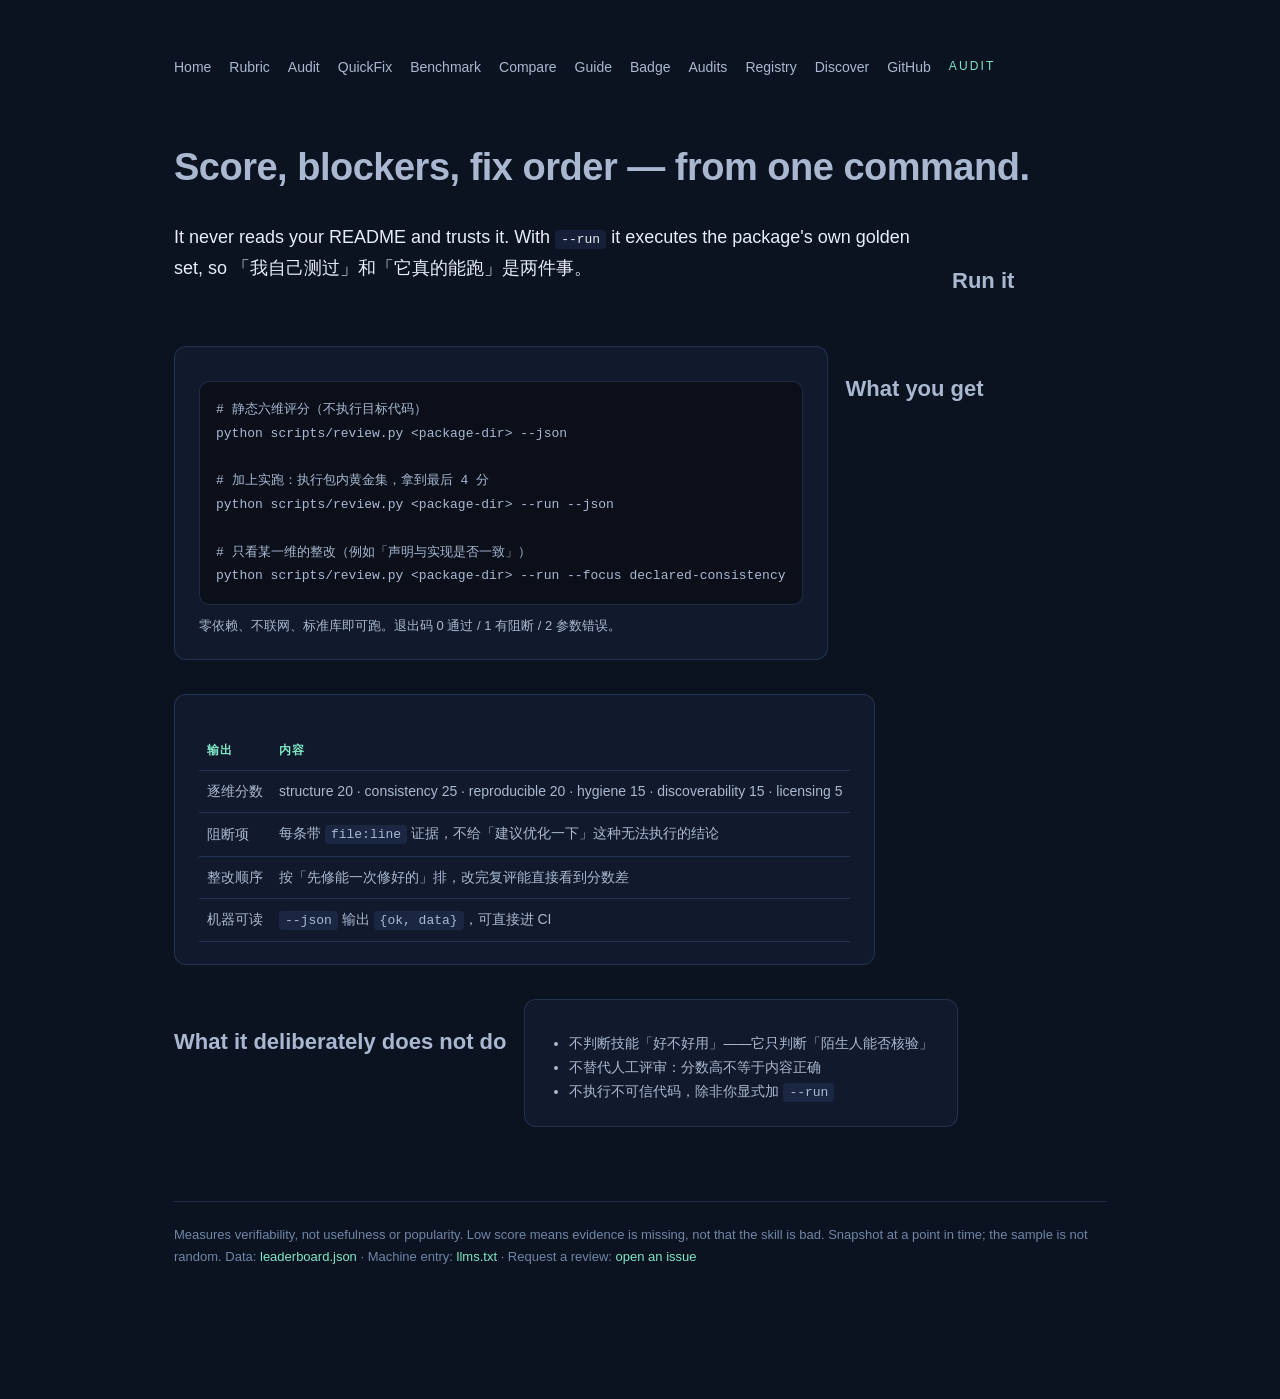
<file: skills/lgd-skill-review/docs/skill-review.html>
<!DOCTYPE html>
<html lang="en">
<head>
<meta charset="utf-8">
<meta name="viewport" content="width=device-width,initial-scale=1">
<title>Audit a skill — score, blockers, fix order</title>
<meta name="description" content="One command turns a skill package into a score, a blocker list with file:line evidence, and an ordered remediation list. Re-run after fixing to see the delta.">
<link rel="canonical" href="https://zhaoxinghua09-cell.github.io/lgd-skill-review/skill-review.html">
<meta property="og:title" content="Audit a skill — score, blockers, fix order">
<meta property="og:description" content="One command turns a skill package into a score, a blocker list with file:line evidence, and an ordered remediation list. Re-run after fixing to see the delta.">
<meta property="og:type" content="website">
<link rel="stylesheet" href="assets/site.css">
<script type="application/ld+json">{
  "@context":"https://schema.org",
  "@type":"SoftwareApplication",
  "name":"lgd-skill-review",
  "applicationCategory":"DeveloperApplication",
  "operatingSystem":"Any",
  "description":"Six-dimension verifiability auditor for agent skills. Every deduction cites evidence; every result includes a remediation order.",
  "url":"https://zhaoxinghua09-cell.github.io/lgd-skill-review/",
  "codeRepository":"https://github.com/zhaoxinghua09-cell/lgd-skill-review",
  "license":"https://opensource.org/licenses/MIT",
  "offers":{"@type":"Offer","price":"0","priceCurrency":"USD"}
}</script>

</head>
<body>
<div class="wrap">
<nav>
<nav><a href="./index.html">Home</a><a href="./rubric.html">Rubric</a><a href="./skill-review.html">Audit</a><a href="./quickfix.html">QuickFix</a><a href="./benchmark.html">Benchmark</a><a href="./compare.html">Compare</a><a href="./guide.html">Guide</a><a href="./badge.html">Badge</a><a href="./audits.html">Audits</a><a href="./registry.html">Registry</a><a href="./discover.html">Discover</a><a href="https://github.com/zhaoxinghua09-cell/lgd-skill-review">GitHub</a></nav>

<div class="kick">audit</div>
<h1>Score, blockers, fix order — from one command.</h1>
<p class="lead">It never reads your README and trusts it. With <code>--run</code> it executes the
package's own golden set, so 「我自己测过」和「它真的能跑」是两件事。</p>

<h2>Run it</h2>
<div class="card"><pre><code># 静态六维评分（不执行目标代码）
python scripts/review.py &lt;package-dir&gt; --json

# 加上实跑：执行包内黄金集，拿到最后 4 分
python scripts/review.py &lt;package-dir&gt; --run --json

# 只看某一维的整改（例如「声明与实现是否一致」）
python scripts/review.py &lt;package-dir&gt; --run --focus declared-consistency</code></pre>
<p style="margin-top:10px;font-size:13px">零依赖、不联网、标准库即可跑。退出码 0 通过 / 1 有阻断 / 2 参数错误。</p></div>

<h2>What you get</h2>
<div class="card"><table>
<tr><th>输出</th><th>内容</th></tr>
<tr><td>逐维分数</td><td>structure 20 · consistency 25 · reproducible 20 · hygiene 15 · discoverability 15 · licensing 5</td></tr>
<tr><td>阻断项</td><td>每条带 <code>file:line</code> 证据，不给「建议优化一下」这种无法执行的结论</td></tr>
<tr><td>整改顺序</td><td>按「先修能一次修好的」排，改完复评能直接看到分数差</td></tr>
<tr><td>机器可读</td><td><code>--json</code> 输出 <code>{ok, data}</code>，可直接进 CI</td></tr>
</table></div>

<h2>What it deliberately does not do</h2>
<div class="card"><ul>
<li>不判断技能「好不好用」——它只判断「陌生人能否核验」</li>
<li>不替代人工评审：分数高不等于内容正确</li>
<li>不执行不可信代码，除非你显式加 <code>--run</code></li>
</ul></div>

<div class="foot">
Measures verifiability, not usefulness or popularity. Low score means evidence is missing, not that the skill is bad. Snapshot at a point in time; the sample is not random. Data: <a class="a" href="https://github.com/zhaoxinghua09-cell/lgd-skill-review/blob/main/bench/leaderboard.json">leaderboard.json</a> · Machine entry: <a class="a" href="https://zhaoxinghua09-cell.github.io/lgd-skill-review/llms.txt">llms.txt</a> · Request a review: <a class="a" href="https://github.com/zhaoxinghua09-cell/lgd-skill-review/issues/new?template=review-request.yml">open an issue</a>
</div>
</div>
</body>
</html>
</file>
<file: skills/lgd-skill-review/docs/assets/site.css>
:root{--bg:#0b1220;--card:#111a2c;--line:rgba(122,160,255,.18);--fg:#e8eef8;--mut:#a9b8d0;--acc:#7fe7c4;--warn:#f2a65a}
*{box-sizing:border-box;margin:0;padding:0}
body{background:var(--bg);color:var(--fg);font:16px/1.7 -apple-system,"Segoe UI","Microsoft YaHei",Arial,sans-serif}
.wrap{max-width:980px;margin:0 auto;padding:56px 24px 96px}
nav{display:flex;gap:18px;flex-wrap:wrap;font-size:14px;color:var(--mut);margin-bottom:36px}
nav a{color:var(--mut);text-decoration:none;border-bottom:1px solid transparent}
nav a:hover{color:var(--acc);border-color:var(--acc)}
.kick{color:var(--acc);letter-spacing:.18em;text-transform:uppercase;font-size:12px}
h1{font-size:38px;line-height:1.2;margin:10px 0 14px;letter-spacing:-.5px}
h2{font-size:22px;margin:40px 0 12px}
h3{font-size:16px;margin:20px 0 8px}
p,li{color:var(--mut)}
.lead{font-size:18px;color:var(--fg);max-width:760px}
.card{background:var(--card);border:1px solid var(--line);border-radius:12px;padding:22px 24px;margin-top:16px}
table{width:100%;border-collapse:collapse;margin-top:14px;font-size:14px}
th,td{text-align:left;padding:9px 8px;border-bottom:1px solid var(--line)}
th{color:var(--acc);font-weight:600;letter-spacing:.06em;font-size:12px;text-transform:uppercase}
td.num{text-align:right;font-variant-numeric:tabular-nums;width:64px}
.bad{color:var(--warn)} .good{color:var(--acc)}
code{background:rgba(88,124,200,.14);padding:2px 6px;border-radius:4px;font-size:13px}
pre{background:#0a0f1a;border:1px solid var(--line);border-radius:10px;padding:16px;overflow-x:auto;margin-top:12px}
pre code{background:none;padding:0}
ul{margin:10px 0 0 20px}
.tag{display:inline-block;font-size:12px;color:var(--acc);border:1px solid rgba(127,231,196,.4);border-radius:4px;padding:3px 8px;margin:4px 6px 0 0}
.a{color:var(--acc);text-decoration:none}
.foot{margin-top:56px;padding-top:22px;border-top:1px solid var(--line);font-size:13px;color:#6f86a6}
</file>
